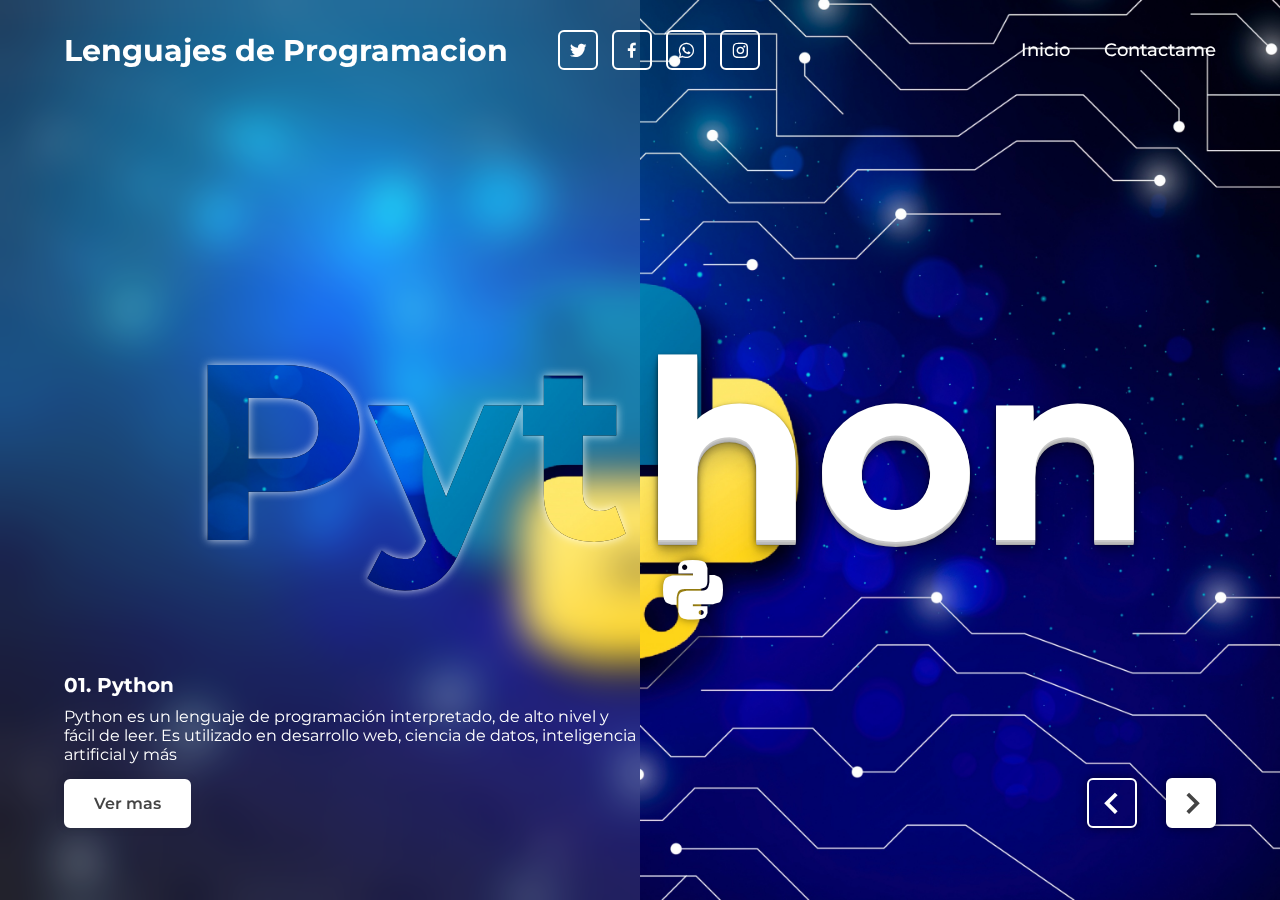
<file: index.html>
<!DOCTYPE html>
<html lang="en">

<head>
    <meta charset="UTF-8">
    <meta http-equiv="X-UA-Compatible" content="IE=edge">
    <meta name="viewport" content="width=device-width, initial-scale=1.0">
    <title>Lenguajes de Programacion</title>
    <link rel="stylesheet" href="style.css">
    <link href='https://unpkg.com/boxicons@2.1.4/css/boxicons.min.css' rel='stylesheet'>
</head>

<body>
    <header class="header">
        <a href="" class="logo">Lenguajes de Programacion</a>

        <div class="social-media">
            <a href="#"><i class='bx bxl-twitter'></i></a>
            <a href="#"><i class='bx bxl-facebook'></i></a>
            <a href="#"><i class='bx bxl-whatsapp'></i></a>
            <a href="#"><i class='bx bxl-instagram'></i></a>
        </div>

        <nav class="navbar">
            <a href="index.html">Inicio</a>
            <a href="#">Contactame</a>
        </nav>
    </header>

    <section class="banner">
        <div class="slider">
            <div class="slide active">
                <img src="img/python.jpg" alt="">
                <div class="left-info">
                    <div class="penetrte-blur">
                        <h1>Pyt</h1>
                    </div>
                    <div class="content">
                        <h3> 01. Python</h3>
                        <p>Python es un lenguaje de programación interpretado, de alto nivel y fácil de leer. Es utilizado en desarrollo web, ciencia de datos, inteligencia artificial y más</p>
                        <a href="python/index.html" class="btn">Ver mas</a>
                    </div>
                </div>
                <div class="right-info">
                    <h1>hon</h1>
                    <h3><i class='bx bxl-python'></i></h3>

                </div>
            </div>

            <div class="slide">
                <img src="img/js.jpg" alt="">
                <div class="left-info">
                    <div class="penetrte-blur">
                        <h1>Java</h1>
                    </div>
                    <div class="content">
                        <h3> 02. JavaScript</h3>
                        <p>JavaScript es un lenguaje de programación ampliamente usado en desarrollo web para interactividad en páginas.</p>
                        <a href="javascript/index.html" class="btn">Ver mas</a>
                    </div>
                </div>
                <div class="right-info">
                    <h1>Script</h1>
                    <h3><i class='bx bxl-javascript' ></i></h3>

                </div>
            </div>

            <div class="slide">
                <img src="img/CC++.png" alt="">
                <div class="left-info">
                    <div class="penetrte-blur">
                        <h1>C</h1>
                    </div>
                    <div class="content">
                        <h3> 03. C++</h3>
                        <p>C++ es un lenguaje de programación compilado, poderoso y eficiente, ampliamente usado en desarrollo de sistemas, videojuegos y aplicaciones de alto rendimiento.</p>
                        <a href="c++/index.html" class="btn">Ver mas</a>
                    </div>
                </div>
                <div class="right-info">
                    <h1>++</h1>
                    <h3><i class='bx bxl-c-plus-plus' ></i></h3>

                </div>
            </div>

            <div class="slide">
                <img src="img/go.jpg" alt="">
                <div class="left-info">
                    <div class="penetrte-blur">
                        <h1>Go</h1>
                    </div>
                    <div class="content">
                        <h3> 04. Golang</h3>
                        <p>Go es un lenguaje compilado, concurrente y diseñado por Google, ideal para sistemas distribuidos y servicios en la nube.</p>
                        <a href="go/index.html" class="btn">Ver mas</a> 
                    </div>
                </div>
                <div class="right-info">
                    <h1>lang</h1>
                    <h3><i class='bx bxl-go-lang' ></i></h3>

                </div>
            </div>

            <div class="slide">
                <img src="img/sql.jpg" alt="">
                <div class="left-info">
                    <div class="penetrte-blur">
                        <h1>S</h1>
                    </div>
                    <div class="content">
                        <h3> 05. SQL Structured Query Language</h3>
                        <p>SQL (Structured Query Language) es un lenguaje usado para gestionar y manipular bases de datos relacionales.</p>
                        <a href="#" class="btn">Ver mas</a>
                    </div>
                </div>
                <div class="right-info">
                    <h1>QL</h1>
                    <h3><i class='bx bxl-postgresql' ></i></h3>

                </div>
            </div>
        </div>

        <div class="navigation">
            <span class="prev-btn">
                <i class='bx bx-chevron-left'></i>
            </span>
            <span class="next-btn">
                <i class='bx bx-chevron-right'></i>
            </span>
        </div>
    </section>

    <script src="script.js"></script>
</body>

</html>
</file>
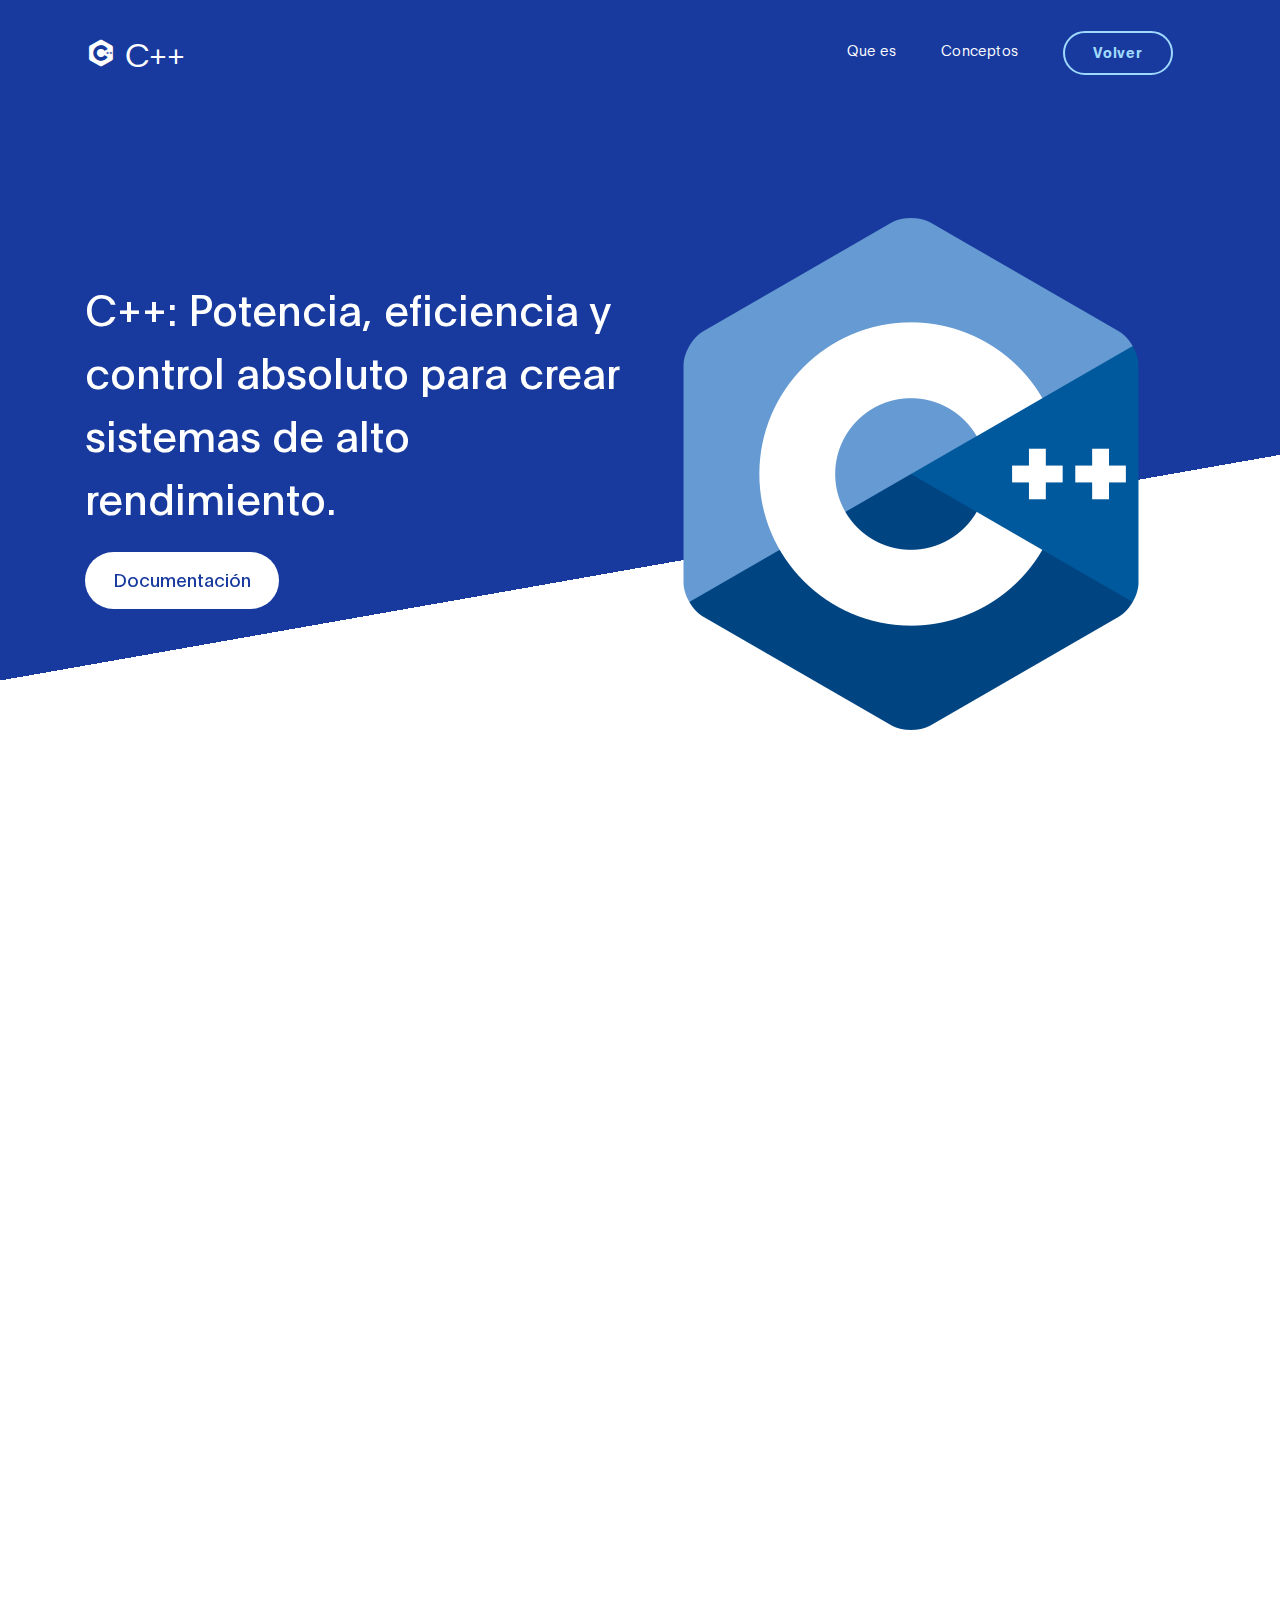
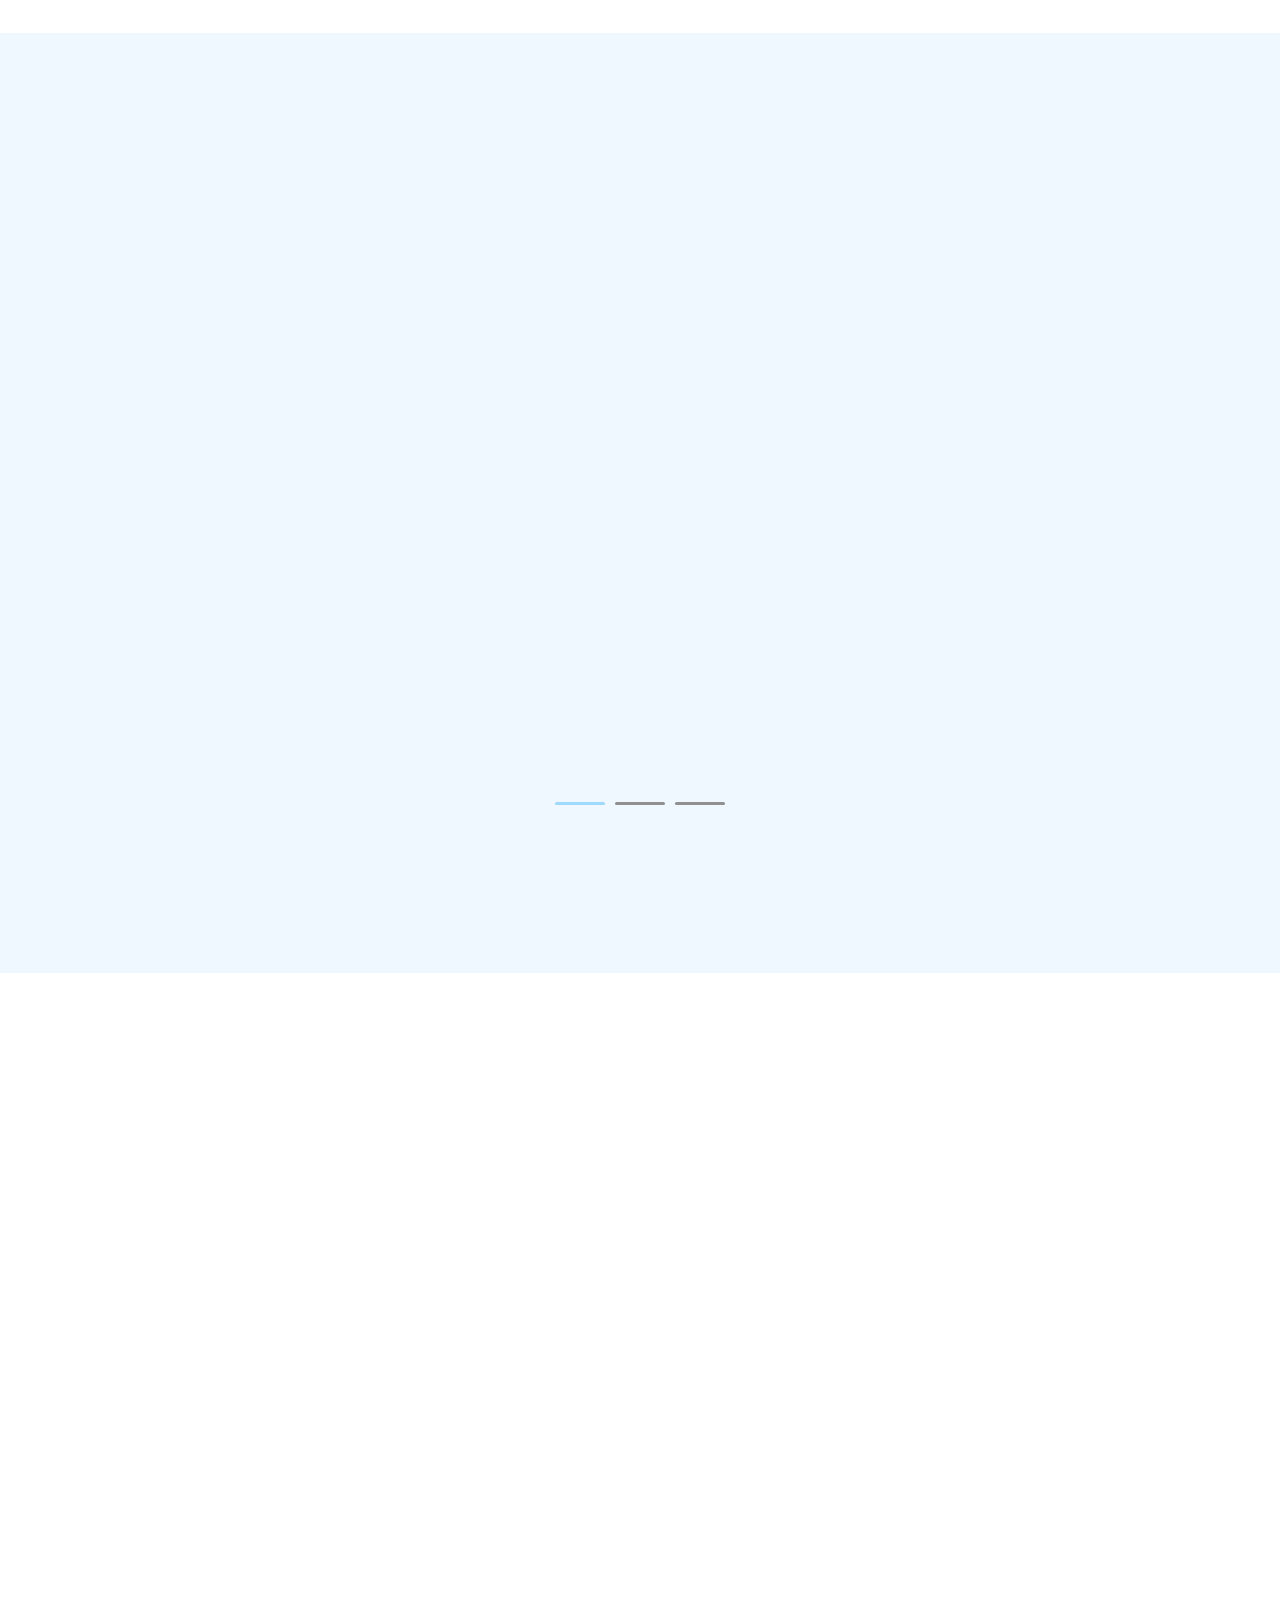
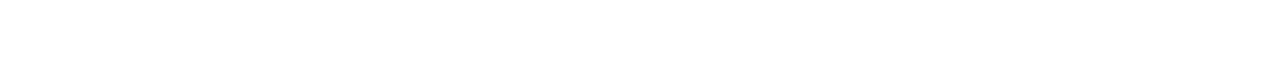
<file: c++/index.html>
<!DOCTYPE html>
<html lang="en">
<head>

     <title>C++</title>
     <meta charset="UTF-8">
     <meta http-equiv="X-UA-Compatible" content="IE=Edge">
     <meta name="description" content="">
     <meta name="keywords" content="">
     <meta name="author" content="">
     <meta name="viewport" content="width=device-width, initial-scale=1, maximum-scale=1">

     <link rel="stylesheet" href="css/bootstrap.min.css">
     <link rel="stylesheet" href="css/font-awesome.min.css">
     <link rel="stylesheet" href="css/aos.css">
     <link rel="stylesheet" href="css/owl.carousel.min.css">
     <link rel="stylesheet" href="css/owl.theme.default.min.css">

     <link rel="stylesheet" href="css/templatemo-digital-trend.css">
     <link href='https://unpkg.com/boxicons@2.1.4/css/boxicons.min.css' rel='stylesheet'>

</head>
<body>

    <nav class="navbar navbar-expand-lg">
        <div class="container">
            <a class="navbar-brand" href="index.html">
               <i class='bx bxl-c-plus-plus' ></i>
              C++
            </a>

            <button class="navbar-toggler" type="button" data-toggle="collapse" data-target="#navbarNav" aria-controls="navbarNav" aria-expanded="false"
                aria-label="Toggle navigation">
                <span class="navbar-toggler-icon"></span>
            </button>

            <div class="collapse navbar-collapse" id="navbarNav">
                <ul class="navbar-nav ml-auto">
                    <li class="nav-item">
                        <a href="#about" class="nav-link smoothScroll">Que es</a>
                    </li>
                    <li class="nav-item">
                        <a href="#project" class="nav-link smoothScroll">Conceptos</a>
                    </li>
                    <li class="nav-item">
                         <a href="../index.html" class="nav-link contact">Volver</a>
                    </li>
                </ul>
            </div>
        </div>
    </nav>

     <section class="hero hero-bg d-flex justify-content-center align-items-center">
               <div class="container">
                    <div class="row">

                        <div class="col-lg-6 col-md-10 col-12 d-flex flex-column justify-content-center align-items-center">
                              <div class="hero-text">
                                   <h1 class="text-white" data-aos="fade-up">C++: Potencia, eficiencia y control absoluto para crear sistemas de alto rendimiento.</h1>
                                   <a href="https://learn.microsoft.com/es-es/cpp/cpp/?view=msvc-170" class="custom-btn btn-bg btn mt-3" data-aos="fade-up" data-aos-delay="100">Documentación</a>
                              </div>
                        </div>

                        <div class="col-lg-6 col-12">
                          <div class="hero-image" data-aos="fade-up" data-aos-delay="300">

                            <img src="images/icon.png" class="img-fluid" alt="working girl">
                          </div>
                        </div>

                    </div>
               </div>
     </section>


     <!-- ABOUT -->
     <section class="about section-padding pb-0" id="about">
          <div class="container">
               <div class="row">

                    <div class="col-lg-7 mx-auto col-md-10 col-12">
                         <div class="about-info">

                              <h2 class="mb-4" data-aos="fade-up"><strong>C++</strong></h2>
                              <p class="mb-0" data-aos="fade-up">es un lenguaje de programación de propósito general, orientado a objetos y de alto rendimiento, 
                              <br><br>Fue creado por <strong>Bjarne Stroustrup en 1985</strong> como una extensión del lenguaje C. Es conocido por su eficiencia
                              y control sobre el hardware, lo que lo hace ideal para aplicaciones que requieren alto rendimiento, como videojuegos, sistemas operativos,
                              software embebido y aplicaciones científicas. C++ combina la programación procedural con la orientada a objetos,
                              ofreciendo flexibilidad y potencia, aunque con una curva de aprendizaje más pronunciada en comparación con otros lenguajes.</p>
                         </div>

                         <div class="about-image" data-aos="fade-up" data-aos-delay="200">

                          <img src="images/foto.png" class="img-fluid" alt="office">
                        </div>
                    </div>

               </div>
          </div>
     </section>


     <!-- PROJECT -->
     <section class="project section-padding" id="project">
          <div class="container-fluid">
               <div class="row">

                    <div class="col-lg-12 col-12">

                        <h2 class="mb-5 text-center" data-aos="fade-up">
                            Aprende algunos
                            <strong>conceptos de C++</strong>
                        </h2>

                         <div class="owl-carousel owl-theme" id="project-slide">

                              <div class="item project-wrapper" data-aos="fade-up">
                                   <img src="images/project/prueba.PNG" class="img-fluid" alt="project image">
                                   <div class="project-info">
                                        <small>Condicionales</small>
                                        <h3>
                                             <a href="">
                                                  <span>Usa if, else if y else y también switch para manejar múltiples casos</span>
                                             </a>
                                        </h3>
                                   </div>
                              </div>

                              <div class="item project-wrapper" data-aos="fade-up" data-aos-delay="100">
                                   <img src="images/project/ciclos.PNG" class="img-fluid" alt="project image">

                                   <div class="project-info">
                                        <small>Ciclos</small>
                                        <h3>
                                             <a href="project-detail.html">
                                                  <span>Cuenta con for, while y do-while</span>
                                             </a>
                                        </h3>
                                   </div>
                              </div>

                              <div class="item project-wrapper" data-aos="fade-up">
                                   <img src="images/project/funciones.PNG" class="img-fluid" alt="project image">

                                   <div class="project-info">
                                        <small>Funciones</small>
                                        <h3>
                                             <a href="project-detail.html">
                                                  <span>Se definen indicando el tipo de retorno y el nombre de la función</span>
                                             </a>
                                        </h3>
                                   </div>
                              </div>
                         </div>
                    </div>

               </div>
          </div>
     </section>


     <!-- TESTIMONIAL -->
     <section class="testimonial section-padding">
          <div class="container">
               <div class="row">

                    <div class="col-lg-6 col-md-5 col-12">
                        <div class="contact-image" data-aos="fade-up">
                         <br><br><br><br><br>
                         <iframe width="560" height="315" src="https://www.youtube.com/embed/VQo6gj7-hw8?si=tIxQS9zt_dCvK_aA" title="YouTube video player" frameborder="0" allow="accelerometer; autoplay; clipboard-write; encrypted-media; gyroscope; picture-in-picture; web-share" referrerpolicy="strict-origin-when-cross-origin" allowfullscreen></iframe>
                        </div>
                    </div>

                    <div class="col-lg-6 col-md-7 col-12">
                      <h4 class="my-5 pt-3" data-aos="fade-up" data-aos-delay="100">Aprende Mas</h4>

                      <div class="quote" data-aos="fade-up" data-aos-delay="200"></div>

                      <h2 class="mb-4" data-aos="fade-up" data-aos-delay="300">Si quieres aprender mas sobre C++, haz click en el botón de abajo para ver un pequeño video explicando el lenguaje.</h2>
                    </div>

               </div>
          </div>
     </section>

     <script src="js/jquery.min.js"></script>
     <script src="js/bootstrap.min.js"></script>
     <script src="js/aos.js"></script>
     <script src="js/owl.carousel.min.js"></script>
     <script src="js/smoothscroll.js"></script>
     <script src="js/custom.js"></script>

</body>
</html>
</file>
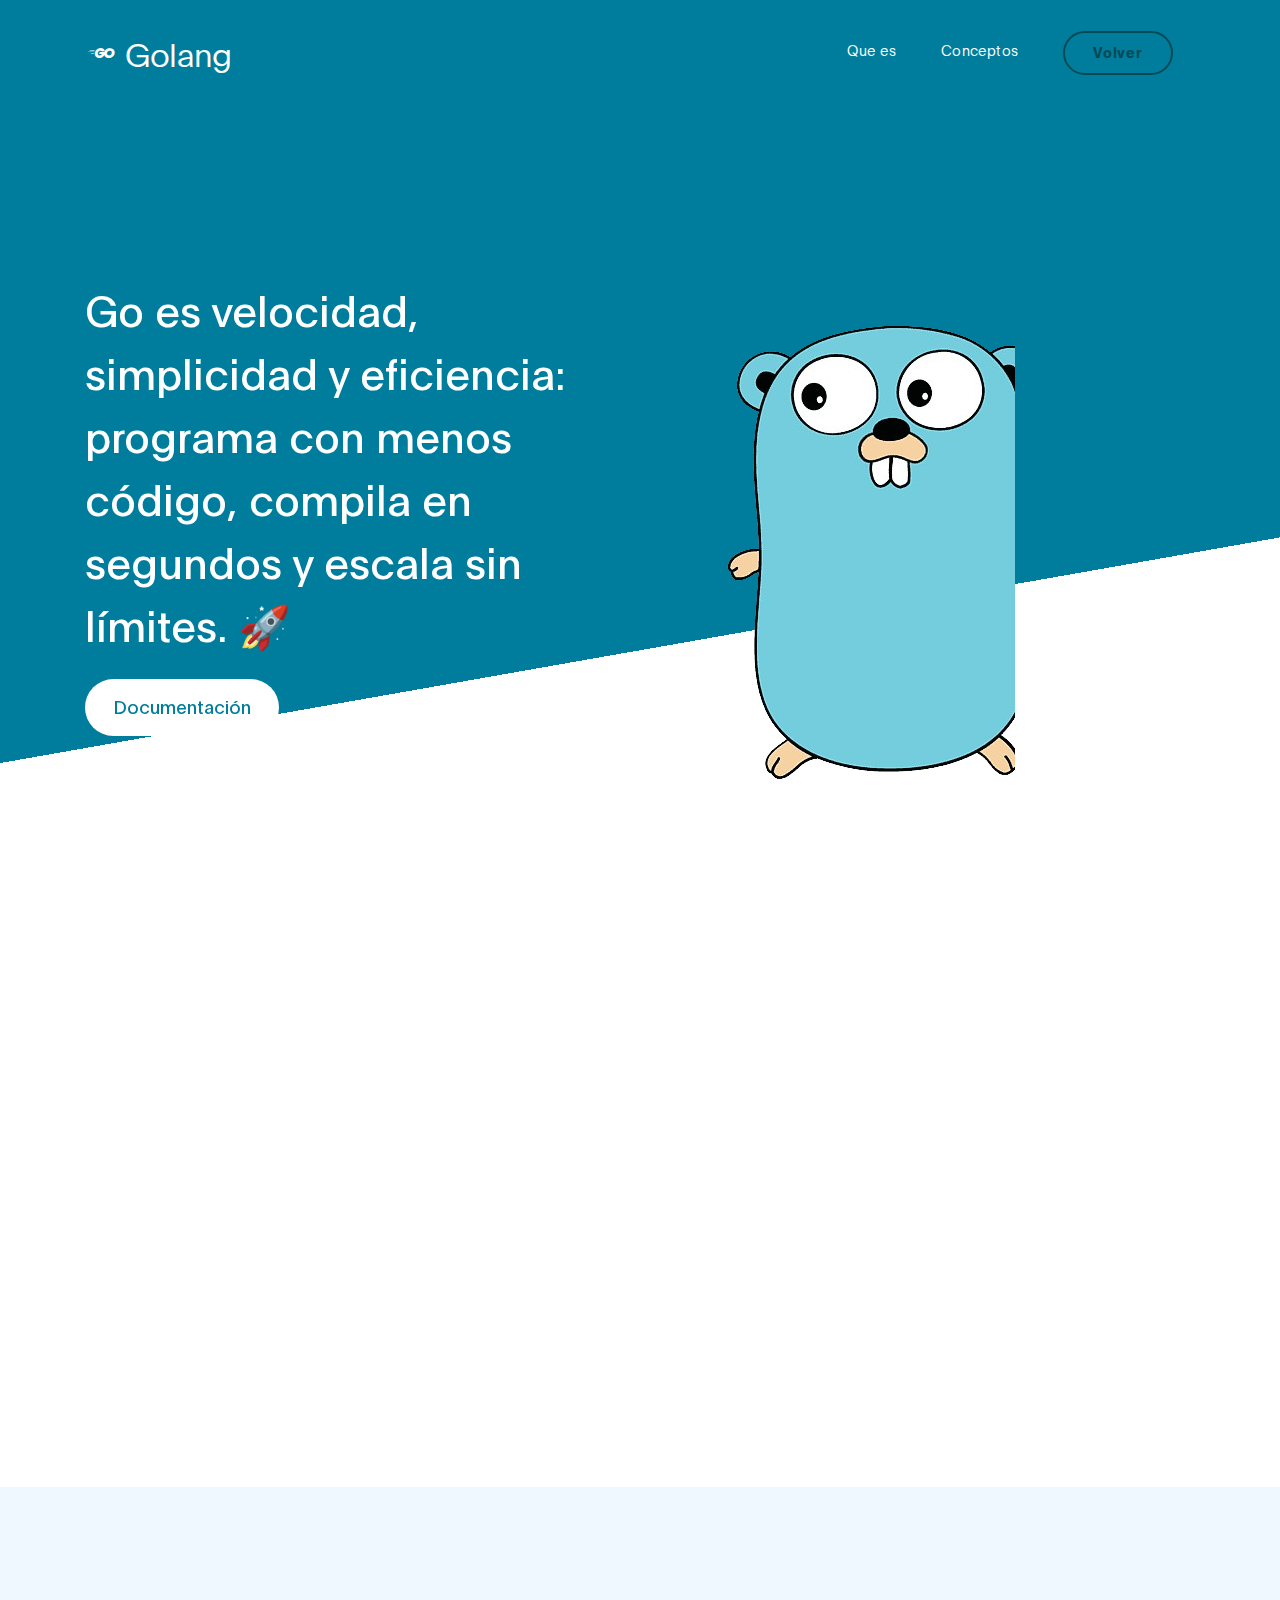
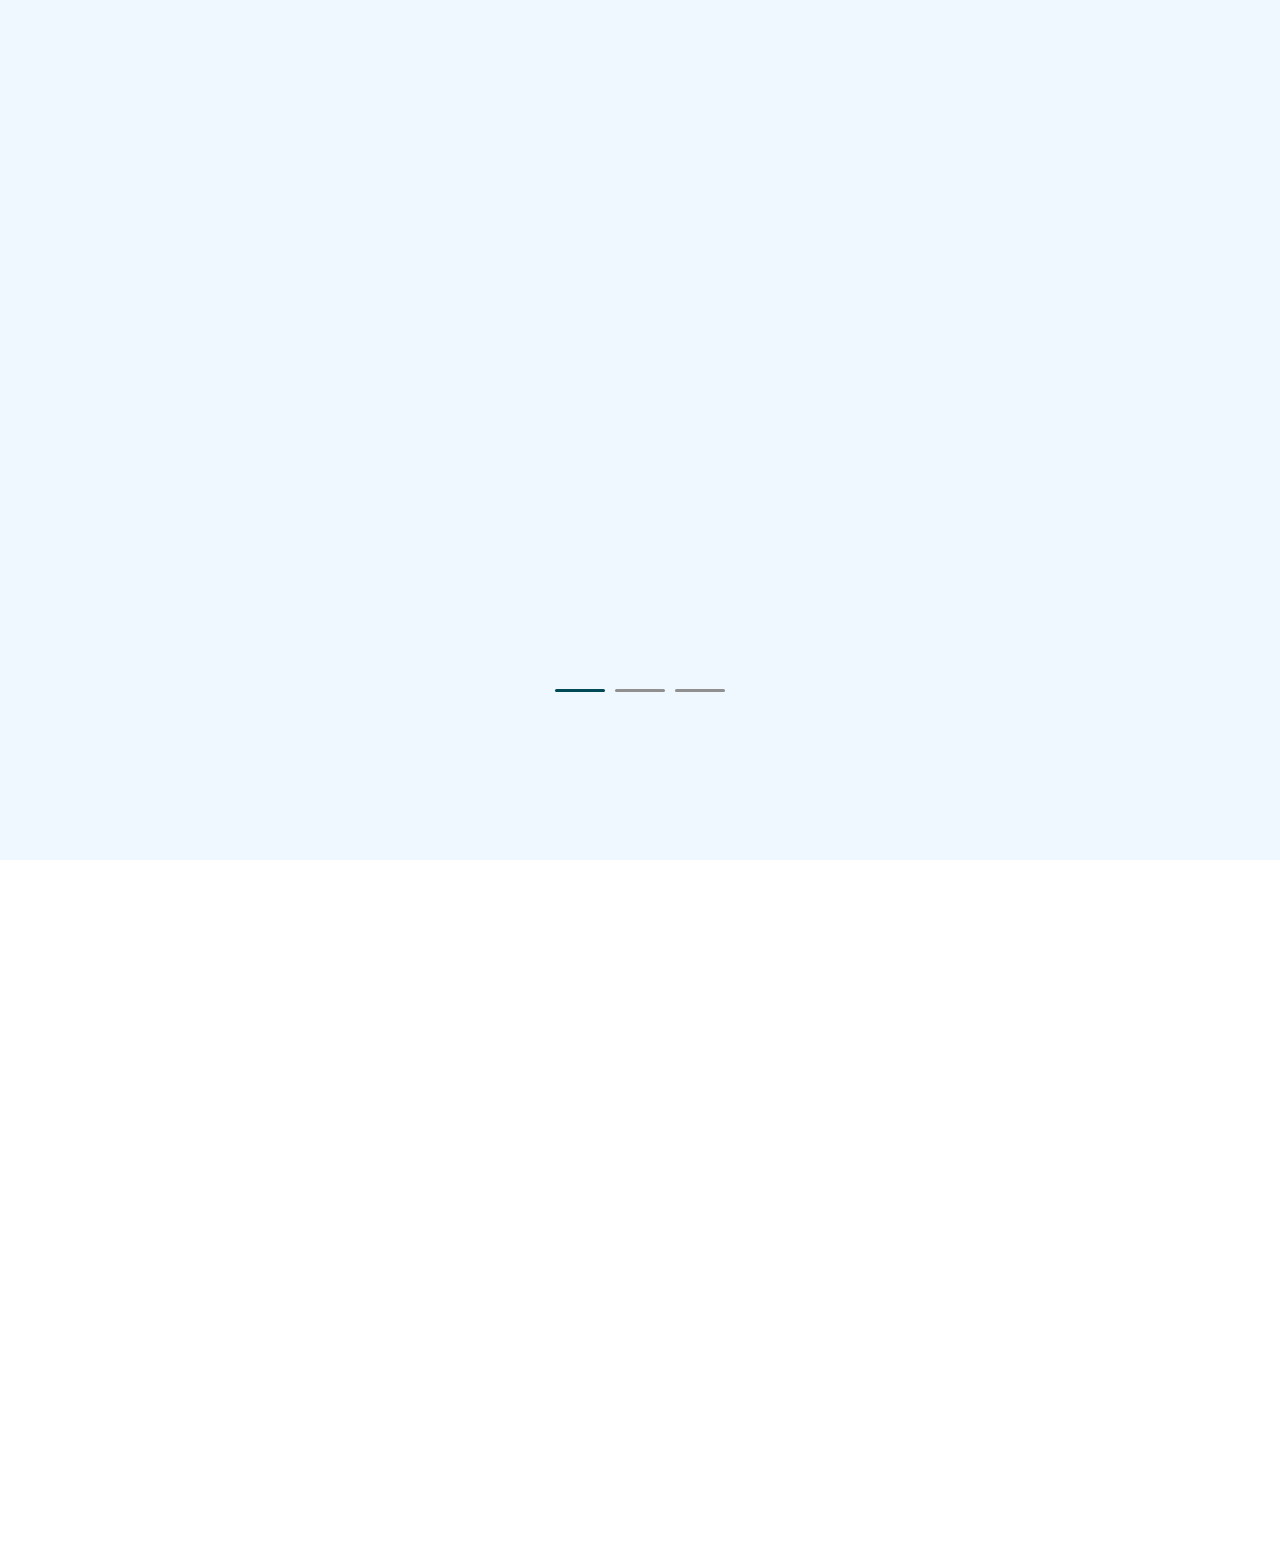
<file: go/index.html>
<!DOCTYPE html>
<html lang="en">
<head>

     <title>Golang</title>
     <meta charset="UTF-8">
     <meta http-equiv="X-UA-Compatible" content="IE=Edge">
     <meta name="description" content="">
     <meta name="keywords" content="">
     <meta name="author" content="">
     <meta name="viewport" content="width=device-width, initial-scale=1, maximum-scale=1">

     <link rel="stylesheet" href="css/bootstrap.min.css">
     <link rel="stylesheet" href="css/font-awesome.min.css">
     <link rel="stylesheet" href="css/aos.css">
     <link rel="stylesheet" href="css/owl.carousel.min.css">
     <link rel="stylesheet" href="css/owl.theme.default.min.css">

     <link rel="stylesheet" href="css/templatemo-digital-trend.css">
     <link href='https://unpkg.com/boxicons@2.1.4/css/boxicons.min.css' rel='stylesheet'>

</head>
<body>

    <nav class="navbar navbar-expand-lg">
        <div class="container">
            <a class="navbar-brand" href="index.html">
               <i class='bx bxl-go-lang' ></i>
              Golang
            </a>

            <button class="navbar-toggler" type="button" data-toggle="collapse" data-target="#navbarNav" aria-controls="navbarNav" aria-expanded="false"
                aria-label="Toggle navigation">
                <span class="navbar-toggler-icon"></span>
            </button>

            <div class="collapse navbar-collapse" id="navbarNav">
                <ul class="navbar-nav ml-auto">
                    <li class="nav-item">
                        <a href="#about" class="nav-link smoothScroll">Que es</a>
                    </li>
                    <li class="nav-item">
                        <a href="#project" class="nav-link smoothScroll">Conceptos</a>
                    </li>
                    <li class="nav-item">
                         <a href="../index.html" class="nav-link contact">Volver</a>
                    </li>
                </ul>
            </div>
        </div>
    </nav>

     <section class="hero hero-bg d-flex justify-content-center align-items-center">
               <div class="container">
                    <div class="row">

                        <div class="col-lg-6 col-md-10 col-12 d-flex flex-column justify-content-center align-items-center">
                              <div class="hero-text">
                                   <h1 class="text-white" data-aos="fade-up">Go es velocidad, simplicidad y eficiencia: programa con menos código, compila en segundos y escala sin límites. 🚀</h1>
                                   <a href="https://go.dev/doc/" class="custom-btn btn-bg btn mt-3" data-aos="fade-up" data-aos-delay="100">Documentación</a>
                              </div>
                        </div>

                        <div class="col-lg-6 col-12">
                          <div class="hero-image" data-aos="fade-up" data-aos-delay="300">

                            <img src="images/icon.png" class="img-fluid" alt="working girl">
                          </div>
                        </div>

                    </div>
               </div>
     </section>


     <!-- ABOUT -->
     <section class="about section-padding pb-0" id="about">
          <div class="container">
               <div class="row">

                    <div class="col-lg-7 mx-auto col-md-10 col-12">
                         <div class="about-info">

                              <h2 class="mb-4" data-aos="fade-up"><strong>Golang</strong></h2>
                              <p class="mb-0" data-aos="fade-up">es un lenguaje de programación de código abierto 
                              <br><br>Fue creado por <strong>Google</strong> diseñado para ser rápido, eficiente y fácil de usar. 
                              Se destaca por su alto rendimiento, concurrencia nativa mediante goroutines y un fuerte sistema de tipado estático. 
                              Su sintaxis simple y su gestión automática de memoria lo hacen ideal para sistemas distribuidos, servidores web y aplicaciones en la nube. 
                              Además, su compilación rápida y portabilidad lo convierten en una excelente opción para el desarrollo moderno. 🚀</p>
                         </div>

                         <div class="about-image" data-aos="fade-up" data-aos-delay="200">

                          <img src="images/foto.png" class="img-fluid" alt="office">
                        </div>
                    </div>

               </div>
          </div>
     </section>


     <!-- PROJECT -->
     <section class="project section-padding" id="project">
          <div class="container-fluid">
               <div class="row">

                    <div class="col-lg-12 col-12">

                        <h2 class="mb-5 text-center" data-aos="fade-up">
                            Aprende algunos
                            <strong>conceptos de Golang</strong>
                        </h2>

                         <div class="owl-carousel owl-theme" id="project-slide">

                              <div class="item project-wrapper" data-aos="fade-up">
                                   <img src="images/project/prueba.PNG" class="img-fluid" alt="project image">
                                   <div class="project-info">
                                        <small>Condicionales</small>
                                        <h3>
                                             <a href="">
                                                  <span>Similar a otros lenguajes, usa if y else, pero sin paréntesis</span>
                                             </a>
                                        </h3>
                                   </div>
                              </div>

                              <div class="item project-wrapper" data-aos="fade-up" data-aos-delay="100">
                                   <img src="images/project/ciclos.PNG" class="img-fluid" alt="project image">

                                   <div class="project-info">
                                        <small>Ciclos</small>
                                        <h3>
                                             <a href="project-detail.html">
                                                  <span>El ciclo for es el único necesario, cubre todos los casos</span>
                                             </a>
                                        </h3>
                                   </div>
                              </div>

                              <div class="item project-wrapper" data-aos="fade-up">
                                   <img src="images/project/funciones.PNG" class="img-fluid" alt="project image">

                                   <div class="project-info">
                                        <small>Funciones</small>
                                        <h3>
                                             <a href="project-detail.html">
                                                  <span>Se definen usando func e indican tipos de parámetros y retorno</span>
                                             </a>
                                        </h3>
                                   </div>
                              </div>
                         </div>
                    </div>

               </div>
          </div>
     </section>


     <!-- TESTIMONIAL -->
     <section class="testimonial section-padding">
          <div class="container">
               <div class="row">

                    <div class="col-lg-6 col-md-5 col-12">
                        <div class="contact-image" data-aos="fade-up">
                         <br><br><br><br><br>
                         <iframe width="560" height="315" src="https://www.youtube.com/embed/AGiayASyp2Q?si=vF8rPHi3k03vcLWf" title="YouTube video player" frameborder="0" allow="accelerometer; autoplay; clipboard-write; encrypted-media; gyroscope; picture-in-picture; web-share" referrerpolicy="strict-origin-when-cross-origin" allowfullscreen></iframe>
                        </div>
                    </div>

                    <div class="col-lg-6 col-md-7 col-12">
                      <h4 class="my-5 pt-3" data-aos="fade-up" data-aos-delay="100">Aprende Mas</h4>

                      <div class="quote" data-aos="fade-up" data-aos-delay="200"></div>

                      <h2 class="mb-4" data-aos="fade-up" data-aos-delay="300">Si quieres aprender mas sobre Go, haz click en el botón de abajo para ver un pequeño video explicando el lenguaje.</h2>
                    </div>

               </div>
          </div>
     </section>

     <script src="js/jquery.min.js"></script>
     <script src="js/bootstrap.min.js"></script>
     <script src="js/aos.js"></script>
     <script src="js/owl.carousel.min.js"></script>
     <script src="js/smoothscroll.js"></script>
     <script src="js/custom.js"></script>

</body>
</html>
</file>
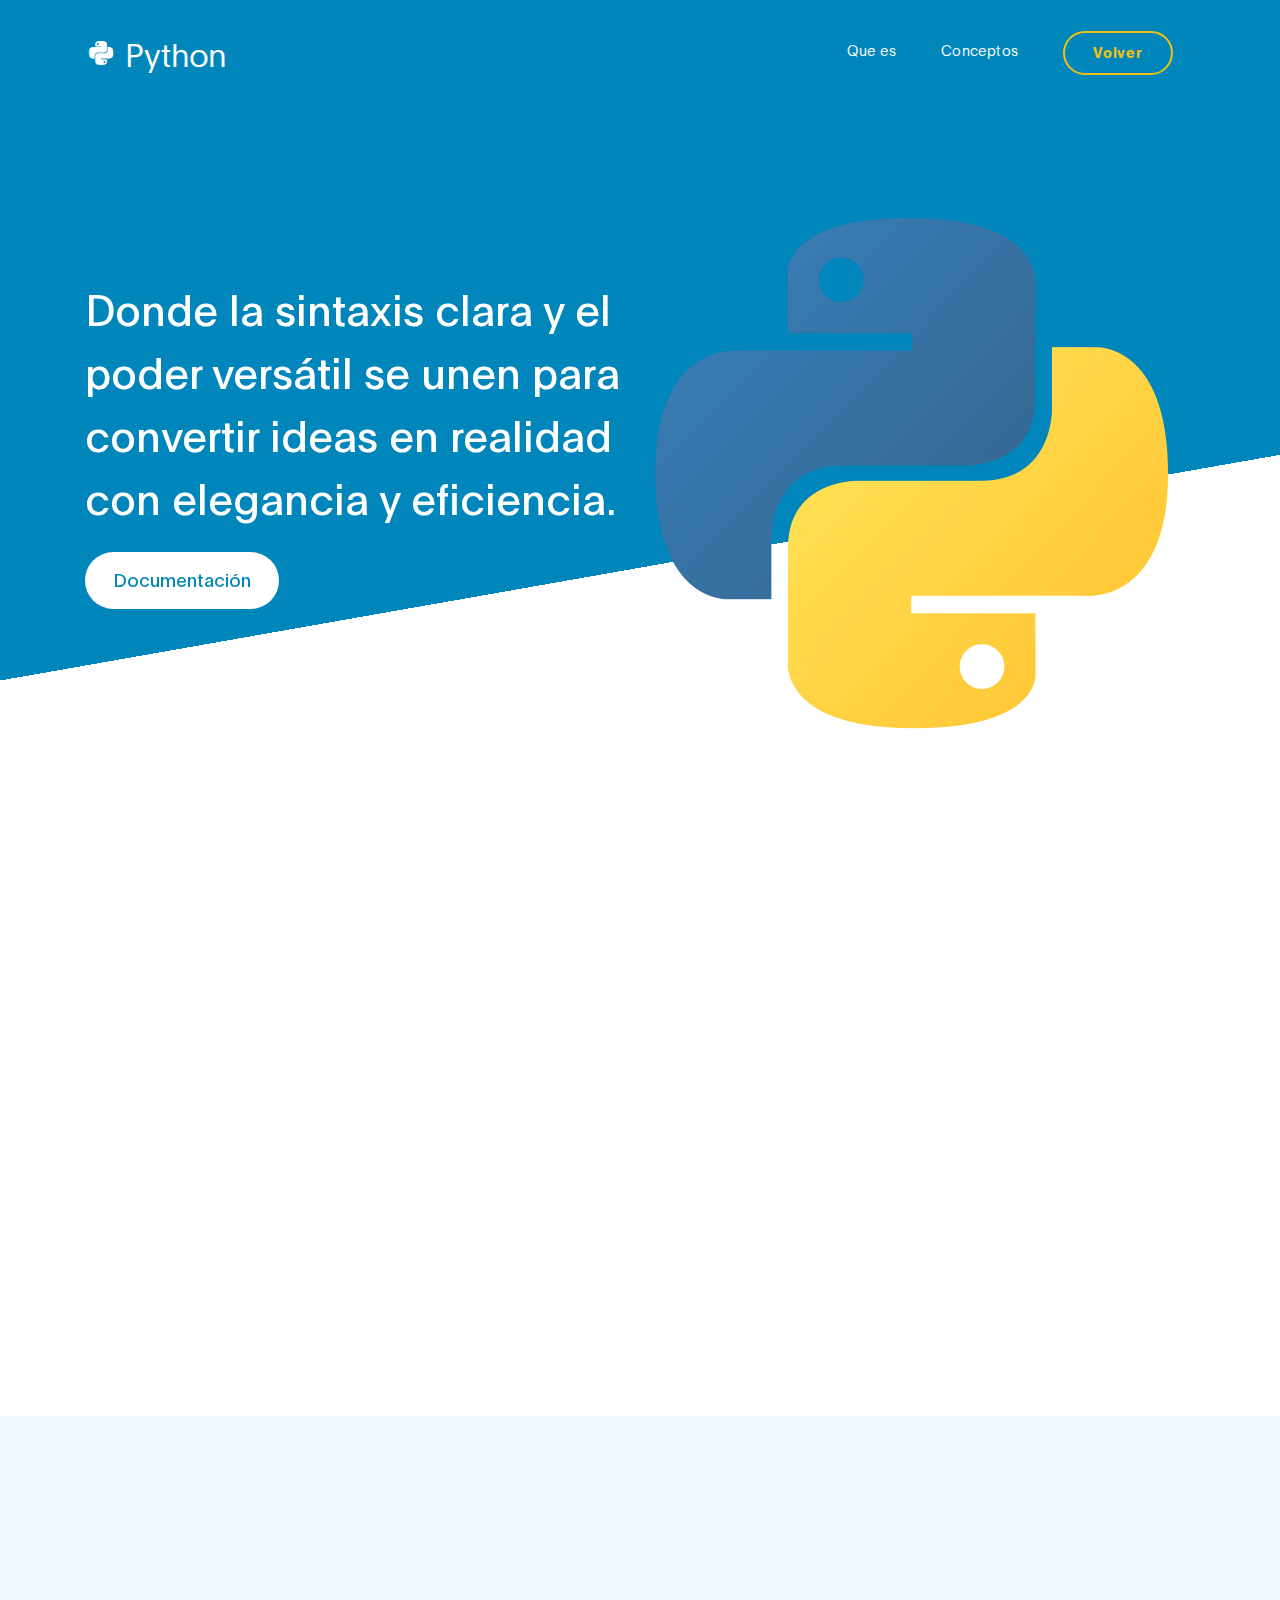
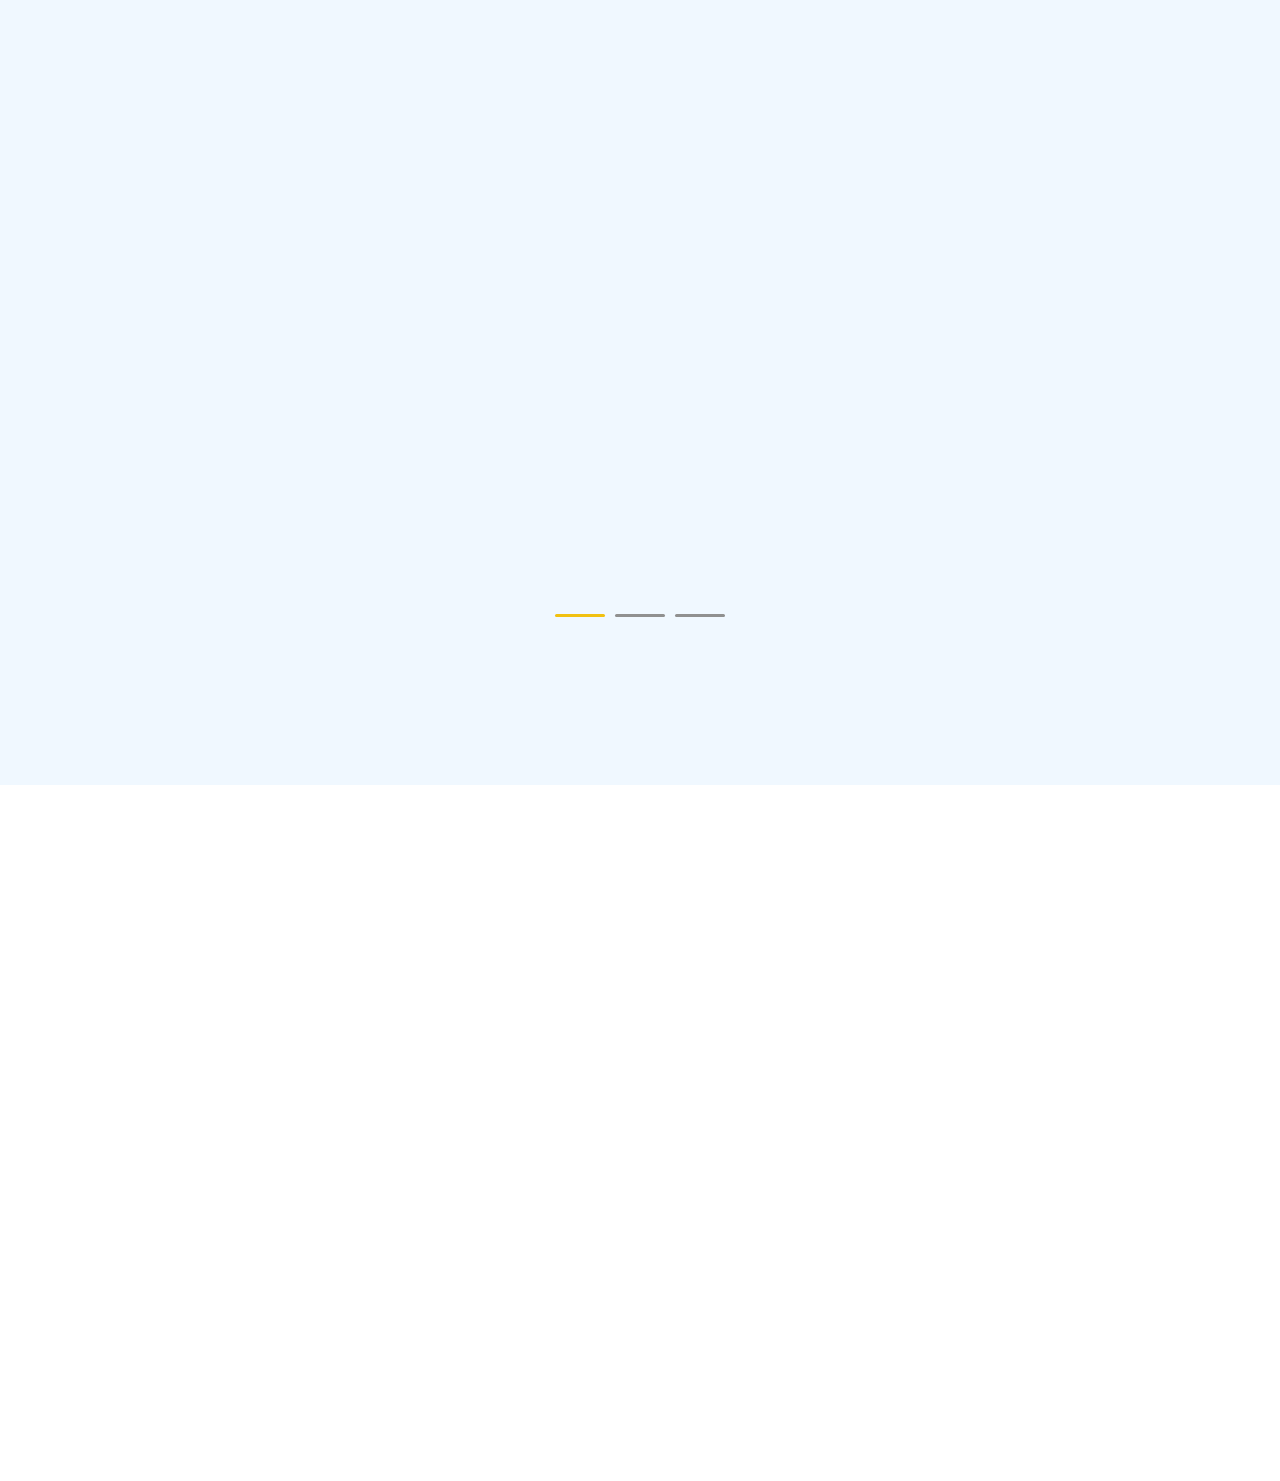
<file: python/index.html>
<!DOCTYPE html>
<html lang="en">
<head>

     <title>Python</title>
     <meta charset="UTF-8">
     <meta http-equiv="X-UA-Compatible" content="IE=Edge">
     <meta name="description" content="">
     <meta name="keywords" content="">
     <meta name="author" content="">
     <meta name="viewport" content="width=device-width, initial-scale=1, maximum-scale=1">

     <link rel="stylesheet" href="css/bootstrap.min.css">
     <link rel="stylesheet" href="css/font-awesome.min.css">
     <link rel="stylesheet" href="css/aos.css">
     <link rel="stylesheet" href="css/owl.carousel.min.css">
     <link rel="stylesheet" href="css/owl.theme.default.min.css">

     <link rel="stylesheet" href="css/templatemo-digital-trend.css">
     <link href='https://unpkg.com/boxicons@2.1.4/css/boxicons.min.css' rel='stylesheet'>

</head>
<body>

    <nav class="navbar navbar-expand-lg">
        <div class="container">
            <a class="navbar-brand" href="index.html">
               <i class='bx bxl-python'></i>
              Python
            </a>

            <button class="navbar-toggler" type="button" data-toggle="collapse" data-target="#navbarNav" aria-controls="navbarNav" aria-expanded="false"
                aria-label="Toggle navigation">
                <span class="navbar-toggler-icon"></span>
            </button>

            <div class="collapse navbar-collapse" id="navbarNav">
                <ul class="navbar-nav ml-auto">
                    <li class="nav-item">
                        <a href="#about" class="nav-link smoothScroll">Que es</a>
                    </li>
                    <li class="nav-item">
                        <a href="#project" class="nav-link smoothScroll">Conceptos</a>
                    </li>
                    <li class="nav-item">
                         <a href="../index.html" class="nav-link contact">Volver</a>
                    </li>
                </ul>
            </div>
        </div>
    </nav>

     <section class="hero hero-bg d-flex justify-content-center align-items-center">
               <div class="container">
                    <div class="row">

                        <div class="col-lg-6 col-md-10 col-12 d-flex flex-column justify-content-center align-items-center">
                              <div class="hero-text">
                                   <h1 class="text-white" data-aos="fade-up">Donde la sintaxis clara y el poder versátil se unen para convertir ideas en realidad con elegancia y eficiencia.</h1>
                                   <a href="https://docs.python.org/es/3.11/" class="custom-btn btn-bg btn mt-3" data-aos="fade-up" data-aos-delay="100">Documentación</a>
                              </div>
                        </div>

                        <div class="col-lg-6 col-12">
                          <div class="hero-image" data-aos="fade-up" data-aos-delay="300">

                            <img src="images/icon.png" class="img-fluid" alt="working girl">
                          </div>
                        </div>

                    </div>
               </div>
     </section>


     <!-- ABOUT -->
     <section class="about section-padding pb-0" id="about">
          <div class="container">
               <div class="row">

                    <div class="col-lg-7 mx-auto col-md-10 col-12">
                         <div class="about-info">

                              <h2 class="mb-4" data-aos="fade-up"><strong>Python</strong></h2>
                              <p class="mb-0" data-aos="fade-up">Es un lenguaje de programación de alto nivel, interpretado y multipropósito, conocido por su sintaxis clara y legible 
                              <br><br>Fue creado por <strong>Guido van Rossum en 1991</strong> y se ha convertido en uno de los lenguajes más 
                              populares debido a su facilidad de aprendizaje y su amplia gama de aplicaciones, como desarrollo web, análisis de datos, 
                              inteligencia artificial, automatización y más. Python es multiplataforma, tiene una gran comunidad y una extensa colección
                              de bibliotecas y frameworks que facilitan el desarrollo de proyectos de manera rápida y eficiente.</p>
                         </div>

                         <div class="about-image" data-aos="fade-up" data-aos-delay="200">

                          <img src="images/foto.png" class="img-fluid" alt="office">
                        </div>
                    </div>

               </div>
          </div>
     </section>


     <!-- PROJECT -->
     <section class="project section-padding" id="project">
          <div class="container-fluid">
               <div class="row">

                    <div class="col-lg-12 col-12">

                        <h2 class="mb-5 text-center" data-aos="fade-up">
                            Aprende algunos
                            <strong>conceptos de Python</strong>
                        </h2>

                         <div class="owl-carousel owl-theme" id="project-slide">

                              <div class="item project-wrapper" data-aos="fade-up">
                                   <img src="images/project/prueba.PNG" class="img-fluid" alt="project image">
                                   <div class="project-info">
                                        <small>Condicionales</small>
                                        <h3>
                                             <a href="">
                                                  <span>Python usa if, elif y else para tomar decisiones en el código</span>
                                             </a>
                                        </h3>
                                   </div>
                              </div>

                              <div class="item project-wrapper" data-aos="fade-up" data-aos-delay="100">
                                   <img src="images/project/ciclos.PNG" class="img-fluid" alt="project image">

                                   <div class="project-info">
                                        <small>Ciclos</small>
                                        <h3>
                                             <a href="project-detail.html">
                                                  <span>Se utilizan for y while para iteraciones</span>
                                             </a>
                                        </h3>
                                   </div>
                              </div>

                              <div class="item project-wrapper" data-aos="fade-up">
                                   <img src="images/project/funciones.PNG" class="img-fluid" alt="project image">

                                   <div class="project-info">
                                        <small>Funciones</small>
                                        <h3>
                                             <a href="project-detail.html">
                                                  <span>Las funciones se declaran con def y pueden recibir parámetros</span>
                                             </a>
                                        </h3>
                                   </div>
                              </div>
                         </div>
                    </div>

               </div>
          </div>
     </section>


     <!-- TESTIMONIAL -->
     <section class="testimonial section-padding">
          <div class="container">
               <div class="row">

                    <div class="col-lg-6 col-md-5 col-12">
                        <div class="contact-image" data-aos="fade-up">
                         <br><br><br><br><br>
                          <iframe width="560" height="315" src="https://www.youtube.com/embed/Kp4Mvapo5kc?si=2G5nlqDpHOmvrmsq" title="YouTube video player" frameborder="0" allow="accelerometer; autoplay; clipboard-write; encrypted-media; gyroscope; picture-in-picture; web-share" referrerpolicy="strict-origin-when-cross-origin" allowfullscreen></iframe>
                        </div>
                    </div>

                    <div class="col-lg-6 col-md-7 col-12">
                      <h4 class="my-5 pt-3" data-aos="fade-up" data-aos-delay="100">Aprende Mas</h4>

                      <div class="quote" data-aos="fade-up" data-aos-delay="200"></div>

                      <h2 class="mb-4" data-aos="fade-up" data-aos-delay="300">Si quieres aprender mas sobre Python, haz click en el botón de abajo para ver un pequeño video explicando el lenguaje.</h2>
                    </div>

               </div>
          </div>
     </section>

     <script src="js/jquery.min.js"></script>
     <script src="js/bootstrap.min.js"></script>
     <script src="js/aos.js"></script>
     <script src="js/owl.carousel.min.js"></script>
     <script src="js/smoothscroll.js"></script>
     <script src="js/custom.js"></script>

</body>
</html>
</file>
<file: style.css>
@import url('https://fonts.googleapis.com/css2?family=Montserrat:wght@300;400;500;600;700;800;900&display=swap');

* {
    margin: 0;
    padding: 0;
    box-sizing: border-box;
    font-family: 'Montserrat', sans-serif;
}

.header {
    position: fixed;
    top: 0;
    left: 0;
    width: 100%;
    padding: 30px 5%;
    background: transparent;
    display: flex;
    align-items: center;
    z-index: 100;
}

.logo {
    font-size: 30px;
    color: #fff;
    text-decoration: none;
    font-weight: 700;
}

.social-media {
    margin: 0 auto 0 50px;
}

.social-media a {
    display: inline-flex;
    justify-content: center;
    align-items: center;
    width: 40px;
    height: 40px;
    background: transparent;
    border: 2px solid #fff;
    border-radius: 6px;
    text-decoration: none;
    margin-right: 10px;
    transition: .5s;
}

.social-media a:hover {
    background: #fff;
}

.social-media a i {
    font-size: 20px;
    color: #fff;
    transition: .5s;
}

.social-media a:hover i {
    color: #444;
}

.navbar a {
    font-size: 18px;
    color: #fff;
    text-decoration: none;
    font-weight: 500;
    margin-left: 30px;
    text-shadow: 0 0 10px rgba(0, 0, 0, .2);
}

.banner {
    position: relative;
    width: 100%;
    height: 100vh;
    overflow-x: hidden;
}

.slider .slide {
    position: absolute;
    width: 100%;
    height: 100%;
}

.slide img {
    position: absolute;
    width: 100%;
    height: 100%;
    object-fit: cover;
    pointer-events: none;
    opacity: 0;
    transition: .3s ease;
}

.slide.active img {
    opacity: 1;
} 

.slide .left-info {
    position: absolute;
    top: 0;
    left: 0;
    width: 50%;
    height: 100%;
    transform: translateX(-100%);
    transition: 0s;
}

.slide.active .left-info {
    transform: translateX(0);
    z-index: 1;
    transition: .5s ease;
}

.left-info .penetrte-blur {
    position: absolute;
    width: 100%;
    height: 100%;
    background: rgba(255, 255, 255, .1);
    backdrop-filter: blur(20px);
    display: flex;
    justify-content: flex-end;
    align-items: center;
    -webkit-mask: linear-gradient(#000 0 0),
    linear-gradient(#000 0 0);
    -webkit-mask-clip: text, padding-box;
    -webkit-mask-composite: xor;
    padding-right: 20px;
}

.penetrte-blur h1 {
    font-size: 250px;
    text-shadow: 0 0 10px rgba(255, 255, 255, .8);
}

.slide:nth-child(1) .penetrte-blur h1, 
.slide:nth-child(4) .penetrte-blur h1 {
    margin-right: -10px;
}

.left-info .content {
    position: absolute;
    bottom: 8%;
    left: 10%;
    color: #fff;
}

.content h3 {
    font-size: 20px;
}

.content p {
    font-size: 16px;
    margin: 10px 0 15px;
}

.content .btn {
    display: inline-block;
    padding: 13px 28px;
    background: #fff;
    border: 2px solid #fff;
    border-radius: 6px;
    box-shadow: 0 0 10px rgba(0, 0, 0, .1);
    font-size: 16px;
    color: #444;
    text-decoration: none;
    font-weight: 600;
    transition: .5s;
}

.content .btn:hover {
    background: transparent;
    color: #fff;
}

.slide .right-info {
    position: absolute;
    top: 0;
    right: 0;
    width: 50%;
    height: 100%;
    display: flex;
    align-items: center;
    transform: translateX(100%);
    transition: 0s;
}

.slide.active .right-info {
    transform: translateX(0);
    z-index: 1;
    transition: .5s ease;
}

.right-info h1 {
    font-size: 250px;
    color: #fff;
    text-shadow: 
        0 1px 0 #ccc,
        0 2px 0 #c9c9c9,
        0 3px 0 #bbb,
        0 4px 0 #b9b9b9,
        0 5px 0 #aaa,
        0 6px 1px rgba(0, 0, 0, .1),
        0 0 5px rgba(0, 0, 0, .1),
        0 1px 3px rgba(0, 0, 0, .3),
        0 3px 5px rgba(0, 0, 0, .2),
        0 5px 10px rgba(0, 0, 0, .25),
        0 10px 10px rgba(0, 0, 0, .2),
        0 20px 20px rgba(0, 0, 0, .15);
}

.slide:nth-child(2) .right-info h1,
.slide:nth-child(4) .right-info h1 {
    margin-left: 10px;
}

.right-info h3 {
    position: absolute;
    font-size: 80px;
    color: #fff;
    text-shadow: 0 0 10px rgba(0, 0, 0, .5);
    transform: translateY(150%);
    margin-left: 13px;
}

.navigation {
    position: absolute;
    bottom: 8%;
    right: 5%;
    z-index: 99;
}

.navigation span {
    display: inline-flex;
    justify-content: center;
    align-items: center;
    width: 50px;
    height: 50px;
    background: #fff;
    border: 2px solid #fff;
    border-radius: 6px;
    box-shadow: 0 0 10px rgba(0, 0, 0, .5);
    cursor: pointer;
    margin-left: 25px;
    transition: .5s;
}

.navigation span:nth-child(1) {
    background: transparent;
}

.navigation span:nth-child(1):hover {
    background: #fff;
}

.navigation span i {
    font-size: 45px;
    color: #444;
    transition: .5s;
}

.navigation span:nth-child(1) i {
    color: #fff;
}

.navigation span:nth-child(1):hover i {
    color: #444;
}
</file>
<file: c++/css/templatemo-digital-trend.css>
/*

DIGITAL TREND

https://templatemo.com/tm-538-digital-trend

*/
  
  @font-face {
      font-family: 'Plain-Regular';
      src: url('../fonts/Plain-Regular.woff2') format('woff2'),
          url('../fonts/Plain-Regular.woff') format('woff');
      font-weight: normal;
      font-style: normal;
  }

  @font-face {
      font-family: 'Plain-Light';
      src: url('../fonts/Plain-Light.woff2') format('woff2'), 
          url('../fonts/Plain-Light.woff') format('woff');
      font-weight: bold;
      font-style: normal;
  }

  @font-face {
      font-family: 'Plain-Bold';
      src: url('../fonts/Plain-Bold.woff2') format('woff2'),
          url('../fonts/Plain-Bold.woff') format('woff');
      font-weight: bold;
      font-style: normal;
  }

  :root {
    --primary-color:        #183a9e;
    --secondary-color:      #9fd9fd;
    --white-color:          #ffffff;
    --dark-color:           #171819;
    --project-bg:           #f0f8ff;
    --menu-bg:              #183a9e;

    --title-color:          #15141a;
    --gray-color:           #909090;
    --link-color:           #404040;
    --p-color:              black;

    --base-font-family:     'Plain-Light', sans-serif;
    --title-font-family:    'Plain-Regular', sans-serif;
    --font-bold-family:     'Plain-Bold', sans-serif;
    --font-weight-bold:     bold;

    --h1-font-size:         42px;
    --h2-font-size:         32px;
    --h3-font-size:         24px;
    --p-font-size:          18px;
    --base-font-size:       16px;
    --menu-font-size:       14px;

    --border-radius-large:  100px;
    --border-radius-small:  5px;
  }

  body {
    background: var(--white-color);
    font-family: var(--base-font-family);
  }


  /*---------------------------------------
     TYPOGRAPHY              
  -----------------------------------------*/

  h1,h2,h3,h4,h5,h6 {
    font-family: var(--title-font-family);
    line-height: inherit;
  }

  h1 {
    color: var(--title-color);
    font-size: var(--h1-font-size);
  }

  h2 {
    font-size: var(--h2-font-size);
    font-weight: 100;
  }

  h3 {
    font-size: var(--h3-font-size);
    font-weight: 100;
    margin-bottom: 0;
  }

  h4 {
    color: var(--gray-color);
    font-family: var(--base-font-family);
    font-size: var(--p-font-size);
    letter-spacing: 1px;
    text-transform: uppercase;
  }

  p {
    color: var(--p-color);
    font-size: var(--p-font-size);
    line-height: 1.5em;
  }

  b, 
  strong {
    letter-spacing: 0;
    color: var(--secondary-color);
  }


  /*  BLOCKQUOTES */
  .quote {
    position: relative;
    margin: 0;
  }

  .quote::after {
    content: "“";
    position: absolute;
    bottom: -80px;
    left: 20px;
    font-family: times;
    color: var(--gray-color);
    font-weight: var(--font-weight-bold);
    font-size: 14em;
    line-height: 0;
    opacity: 0.10;
  }

  blockquote {
    border-left: 5px solid rgba(0,0,0,0.05);
    display: block;
    margin: 42px 0;
    padding: 14px 22px;
    color: rgba(0,0,0,0.5);
  }


  /* BUTTON */
  .custom-btn {
    background: transparent;
    border: 2px solid var(--dark-color);
    border-radius: var(--border-radius-large);
    padding: 12px 26px 14px 26px;
    color: var(--dark-color);
    font-family: var(--title-font-family);
    font-size: var(--p-font-size);
    white-space: nowrap;
  }

  .custom-btn.btn-bg {
    background: var(--white-color);
    color: var(--primary-color);
    border-color: transparent;
	transition: all .3s ease;
  }
  
  .custom-btn:hover,
  .custom-btn:focus {
    background: var(--dark-color);
    color: var(--white-color);
    border-color: transparent;
  }


  /*---------------------------------------
     GENERAL               
  -----------------------------------------*/

  * {
    -webkit-box-sizing: border-box;
    -moz-box-sizing: border-box;
    box-sizing: border-box;
  }

  *::before,
  *::after {
    -webkit-box-sizing: border-box;
    -moz-box-sizing: border-box;
    box-sizing: border-box;
  }

  a {
    color: var(--link-color);
    font-weight: normal;
    text-decoration: none;
  }

  a:hover, 
  a:active, 
  a:focus {
    color: var(--secondary-color);
    outline: none;
    text-decoration: none;
  }

  ::selection {
    background: var(--secondary-color);
    color: var(--white-color);
  }

  .section-padding {
    padding: 8em 0;
  }
  .section-padding-half {
    padding: 4em 0;
  }

  .google-map iframe {
    display: block;
    width: 100%;
  }



  /*---------------------------------------
    MENU             
  -----------------------------------------*/

  .navbar {
    background: var(--menu-bg);
    z-index: 2;
    top: 0;
    right: 0;
    left: 0;
    padding: 1.5em;
  }

  .navbar-brand {
    color: var(--white-color);
    font-size: var(--h2-font-size);
  }

  .nav-link {
    color: var(--white-color);
    font-size: var(--menu-font-size);
    letter-spacing: 0.4px;
    margin: 0 1.6em;
    padding: 0.6em;
  }

  .nav-link.active,
  .nav-link:hover {
    color: var(--secondary-color);
  }

  .navbar-expand-lg .navbar-nav .nav-link {
    padding-right: 0;
    padding-left: 0;
  }

  .navbar-expand-lg .navbar-nav .nav-link.contact {
    border: 2px solid var(--secondary-color);
    border-radius: var(--border-radius-large);
    color: var(--secondary-color);
    font-family: var(--font-bold-family);
    padding: 0.6em 2em 0.8em 2em;
  }

  .navbar-expand-lg .navbar-nav .nav-link.contact:hover,
  .navbar-expand-lg .navbar-nav .nav-link.contact.active {
    background: var(--secondary-color);
    color: var(--white-color);
  }

  .navbar-nav .navbar-toggler-icon {
    background: none;
  }

  .navbar-toggler {
    border: 0;
    padding: 0;
    cursor: pointer;
    margin: 0 10px 0 0;
    width: 30px;
    height: 35px;
    outline: none;
  }

  .navbar-toggler:focus {
    outline: none;
  }

  .navbar-toggler[aria-expanded="true"] .navbar-toggler-icon {
    background: transparent;
  }

  .navbar-toggler[aria-expanded="true"] .navbar-toggler-icon::before,
  .navbar-toggler[aria-expanded="true"] .navbar-toggler-icon::after {
    transition: top 300ms 50ms ease, -webkit-transform 300ms 350ms ease;
    transition: top 300ms 50ms ease, transform 300ms 350ms ease;
    transition: top 300ms 50ms ease, transform 300ms 350ms ease, -webkit-transform 300ms 350ms ease;
    top: 0;
  }

  .navbar-toggler[aria-expanded="true"] .navbar-toggler-icon::before {
    transform: rotate(45deg);
  }

  .navbar-toggler[aria-expanded="true"] .navbar-toggler-icon::after {
    transform: rotate(-45deg);
  }

  .navbar-toggler .navbar-toggler-icon {
    background: var(--white-color);
    transition: background 10ms 300ms ease;
    display: block;
    width: 30px;
    height: 2px;
    position: relative;
  }

  .navbar-toggler .navbar-toggler-icon::before,
  .navbar-toggler .navbar-toggler-icon::after {
    transition: top 300ms 350ms ease, -webkit-transform 300ms 50ms ease;
    transition: top 300ms 350ms ease, transform 300ms 50ms ease;
    transition: top 300ms 350ms ease, transform 300ms 50ms ease, -webkit-transform 300ms 50ms ease;
    position: absolute;
    right: 0;
    left: 0;
    background: var(--white-color);
    width: 30px;
    height: 2px;
    content: '';
  }

  .navbar-toggler .navbar-toggler-icon::before {
    top: -8px;
  }

  .navbar-toggler .navbar-toggler-icon::after {
    top: 8px;
  }



  /*---------------------------------------
     HERO              
  -----------------------------------------*/

  .hero {
    position: relative;
    padding: 5em 0;
    overflow: hidden;
  }

  .hero-bg {
    background: linear-gradient(170deg, var(--primary-color) 64%, var(--white-color) 30%);
  }

  .hero-image {
    position: relative;
    top: 2em;
  }



  /*---------------------------------------
     PROJECT              
  -----------------------------------------*/

  .project {
    background: var(--project-bg);
  }

  .project-wrapper {
    position: relative;
  }

  .project-wrapper img {
    border-radius: var(--border-radius-small);
  }

  .project-info {
    background: var(--white-color);
    border-radius: var(--border-radius-small);
    position: absolute;
    bottom: 32px;
    right: 32px;
    left: 32px;
    width: 90%;
    padding: 32px;
  }

  .project-info small {
    font-family: Plain-Bold;
    color: var(--gray-color);
    position: relative;
    top: 2px;
  }

  .project-info a {
    color: var(--primary-color);
  }

  .project-info .project-icon {
    background: var(--primary-color);
  }

  .project-icon {
    position: absolute;
    right: 30px;
    top: 40px;
    background: var(--dark-color);
    border-radius: var(--border-radius-large);
    color: var(--white-color);
    font-size: var(--h2-font-size);
    width: 40px;
    height: 40px;
    line-height: 40px;
    text-align: center;
    padding-left: 5px;
  }

  .owl-theme .owl-dots .owl-dot {
    outline: none;
  }

  .owl-theme .owl-dots .owl-dot span {
    background: var(--gray-color);
    width: 50px;
    height: 3px;
    margin:  35px 5px;
  }

  .owl-theme .owl-dots .owl-dot.active span, 
  .owl-theme .owl-dots .owl-dot:hover span {
    background: var(--secondary-color);
  }

  .list-detail {
    margin-left: 1em;
    padding-left: 1em;
    position: relative;
  }

  .list-detail li {
    display: block;
    list-style: none;
    margin: 0.6em 0 0 0.8em;
  }

  .list-detail li::before {
    content: "";
    width: 0;
    height: 0;
    border-width: 0 16px 16px 0;
    border-color: transparent var(--secondary-color) transparent transparent;
    border-style: solid;
    position: absolute;
    left: 0;
  }

  .list-detail span {
    position: relative;
    bottom: 5px;
  }

  .client-info img {
    width: 100px;
    margin-right: 1em;
  }



  /*---------------------------------------
      ABOUT            
  -----------------------------------------*/

  .about {
    position: relative;
    overflow: hidden;
  }

  .about-image img {
    display: block;
    margin: 0 auto;
  }



  /*---------------------------------------
      BLOG            
  -----------------------------------------*/

  .blog-header {
    border-radius: var(--border-radius-small);
    position: relative;
    overflow: hidden;
  }

  .blog-header img {
    border-radius: var(--border-radius-small);
    display: block;
  }

  .blog-header-info {
    background: linear-gradient(transparent,rgba(0,0,0,0.95));
    position: absolute;
    right: 0;
    left: 0;
    bottom: 0;
    padding: 2em;
  }

  .blog-header-info h3 {
    max-width: 80%;
  }

  .blog-header-info a {
    color: var(--white-color);
  }

  .blog-header-info a:hover {
    color: var(--secondary-color);
  }

  .blog-sidebar img {
    border-radius: var(--border-radius-small);
    width: 159px;
    margin-right: 22px;
  }

  .blog-sidebar h3 {
    font-size: 18px;
  }



  /*---------------------------------------
     CONTACT              
  -----------------------------------------*/

  .newsletter-form .form-control,
  .contact-form .form-control {
    box-shadow: none;
    background: var(--project-bg);
    border: 0;
    padding: 1.7em 1.3em;
    margin: 14px 0;
  }

  .newsletter-form button,
  .contact-form #submit-button {
    background: var(--primary-color);
    border-radius: var(--border-radius-large);
    color: var(--white-color);
    cursor: pointer;
    font-size: var(--p-font-size);
    line-height: 0px;
    padding: 1.5em 1.3em;
  }

  .newsletter-form button {
    background: var(--secondary-color);
  }



  /*---------------------------------------
     FOOTER              
  -----------------------------------------*/

  .site-footer {
    background: var(--dark-color);
    padding: 7em 0 6em 0;
  }

  .site-footer a {
    color: var(--p-color);
  }

  .site-footer a:hover,
  .footer-icon {
    color: var(--secondary-color);
  }

  .footer-link li {
    display: inline-block;
    list-style: none;
    margin: 0 10px;
  }

  .copyright-text,
  .footer-link,
  .site-footer .social-icon {
    margin-top: 6em;
  }

  .copyright-text {
    margin-top: 5.3em;
  }



  /*---------------------------------------
     SOCIAL ICON              
  -----------------------------------------*/

  .social-icon {
    position: relative;
    padding: 0;
    margin: 4em 0 0 0;
  }

  .social-icon li {
    display: inline-block;
    list-style: none;
  }

  .social-icon li a {
    text-decoration: none;
    display: inline-block;
    font-size: var(--base-font-size);
    margin: 10px;
    text-align: center;
  }



  /*---------------------------------------
     RESPONSIVE STYLES              
  -----------------------------------------*/

  @media screen and (min-width: 1200px) {

    .about-info h2 {
      max-width: 70%;
    }
  }

  @media screen and (min-width: 991px) {

    .project h2 {
      max-width: 32%;
      margin: 0 auto;
    }
  }

  @media screen and (max-width: 991px) {

    .hero {
      padding-top: 14em;
    }

    .hero-text {
      bottom: 2em;
    }

    .navbar {
      padding: 1em;
    }

    .navbar-collapse {
      text-align: center;
      padding: 2.5em 0;
    }

    .nav-link {
      display: inline-block;
    }

    .navbar-expand-lg .navbar-nav .nav-link.contact {
      margin: 1em 0;
    }

    .copyright-text, 
    .footer-link, 
    .site-footer .social-icon {
      margin-top: 3em;
      padding: 0;
      text-align: left;
    }
  }

  @media screen and (max-width: 767px) {

    h1 {
      font-size: 36px;
    }

    h2 {
      font-size: 28px;
    }

    h3 {
      font-size: 22px;
    }

    .project-info {
      right: 0;
      left: 0;
      margin: 0 auto;
    }

    .footer-link, 
    .site-footer .social-icon {
      margin-top: 1em;
    }

    .copyright-text {
      margin: 2.5em 0 1em 0;
    }

    .footer-link li {
      margin-left: 0;
    }
  }
</file>
<file: go/css/templatemo-digital-trend.css>
/*

DIGITAL TREND

https://templatemo.com/tm-538-digital-trend

*/
  
  @font-face {
      font-family: 'Plain-Regular';
      src: url('../fonts/Plain-Regular.woff2') format('woff2'),
          url('../fonts/Plain-Regular.woff') format('woff');
      font-weight: normal;
      font-style: normal;
  }

  @font-face {
      font-family: 'Plain-Light';
      src: url('../fonts/Plain-Light.woff2') format('woff2'),
          url('../fonts/Plain-Light.woff') format('woff');
      font-weight: bold;
      font-style: normal;
  }

  @font-face {
      font-family: 'Plain-Bold';
      src: url('../fonts/Plain-Bold.woff2') format('woff2'),
          url('../fonts/Plain-Bold.woff') format('woff');
      font-weight: bold;
      font-style: normal;
  }

  :root {
    --primary-color:        #007d9c;
    --secondary-color:      #004a55;
    --white-color:          #ffffff;
    --dark-color:           #171819;
    --project-bg:           #f0f8ff;
    --menu-bg:              #007d9c;

    --title-color:          #15141a;
    --gray-color:           #909090;
    --link-color:           #404040;
    --p-color:              #666262;

    --base-font-family:     'Plain-Light', sans-serif;
    --title-font-family:    'Plain-Regular', sans-serif;
    --font-bold-family:     'Plain-Bold', sans-serif;
    --font-weight-bold:     bold;

    --h1-font-size:         42px;
    --h2-font-size:         32px;
    --h3-font-size:         24px;
    --p-font-size:          18px;
    --base-font-size:       16px;
    --menu-font-size:       14px;

    --border-radius-large:  100px;
    --border-radius-small:  5px;
  }

  body {
    background: var(--white-color);
    font-family: var(--base-font-family);
  }


  /*---------------------------------------
     TYPOGRAPHY              
  -----------------------------------------*/

  h1,h2,h3,h4,h5,h6 {
    font-family: var(--title-font-family);
    line-height: inherit;
  }

  h1 {
    color: var(--title-color);
    font-size: var(--h1-font-size);
  }

  h2 {
    font-size: var(--h2-font-size);
    font-weight: 100;
  }

  h3 {
    font-size: var(--h3-font-size);
    font-weight: 100;
    margin-bottom: 0;
  }

  h4 {
    color: var(--gray-color);
    font-family: var(--base-font-family);
    font-size: var(--p-font-size);
    letter-spacing: 1px;
    text-transform: uppercase;
  }

  p {
    color: var(--p-color);
    font-size: var(--p-font-size);
    line-height: 1.5em;
  }

  b, 
  strong {
    letter-spacing: 0;
    color: var(--secondary-color);
  }


  /*  BLOCKQUOTES */
  .quote {
    position: relative;
    margin: 0;
  }

  .quote::after {
    content: "“";
    position: absolute;
    bottom: -80px;
    left: 20px;
    font-family: times;
    color: var(--gray-color);
    font-weight: var(--font-weight-bold);
    font-size: 14em;
    line-height: 0;
    opacity: 0.10;
  }

  blockquote {
    border-left: 5px solid rgba(0,0,0,0.05);
    display: block;
    margin: 42px 0;
    padding: 14px 22px;
    color: rgba(0,0,0,0.5);
  }


  /* BUTTON */
  .custom-btn {
    background: transparent;
    border: 2px solid var(--dark-color);
    border-radius: var(--border-radius-large);
    padding: 12px 26px 14px 26px;
    color: var(--dark-color);
    font-family: var(--title-font-family);
    font-size: var(--p-font-size);
    white-space: nowrap;
  }

  .custom-btn.btn-bg {
    background: var(--white-color);
    color: var(--primary-color);
    border-color: transparent;
	transition: all .3s ease;
  }
  
  .custom-btn:hover,
  .custom-btn:focus {
    background: var(--dark-color);
    color: var(--white-color);
    border-color: transparent;
  }


  /*---------------------------------------
     GENERAL               
  -----------------------------------------*/

  * {
    -webkit-box-sizing: border-box;
    -moz-box-sizing: border-box;
    box-sizing: border-box;
  }

  *::before,
  *::after {
    -webkit-box-sizing: border-box;
    -moz-box-sizing: border-box;
    box-sizing: border-box;
  }

  a {
    color: var(--link-color);
    font-weight: normal;
    text-decoration: none;
  }

  a:hover, 
  a:active, 
  a:focus {
    color: var(--secondary-color);
    outline: none;
    text-decoration: none;
  }

  ::selection {
    background: var(--secondary-color);
    color: var(--white-color);
  }

  .section-padding {
    padding: 8em 0;
  }
  .section-padding-half {
    padding: 4em 0;
  }

  .google-map iframe {
    display: block;
    width: 100%;
  }



  /*---------------------------------------
    MENU             
  -----------------------------------------*/

  .navbar {
    background: var(--menu-bg);
    z-index: 2;
    top: 0;
    right: 0;
    left: 0;
    padding: 1.5em;
  }

  .navbar-brand {
    color: var(--white-color);
    font-size: var(--h2-font-size);
  }

  .nav-link {
    color: var(--white-color);
    font-size: var(--menu-font-size);
    letter-spacing: 0.4px;
    margin: 0 1.6em;
    padding: 0.6em;
  }

  .nav-link.active,
  .nav-link:hover {
    color: var(--secondary-color);
  }

  .navbar-expand-lg .navbar-nav .nav-link {
    padding-right: 0;
    padding-left: 0;
  }

  .navbar-expand-lg .navbar-nav .nav-link.contact {
    border: 2px solid var(--secondary-color);
    border-radius: var(--border-radius-large);
    color: var(--secondary-color);
    font-family: var(--font-bold-family);
    padding: 0.6em 2em 0.8em 2em;
  }

  .navbar-expand-lg .navbar-nav .nav-link.contact:hover,
  .navbar-expand-lg .navbar-nav .nav-link.contact.active {
    background: var(--secondary-color);
    color: var(--white-color);
  }

  .navbar-nav .navbar-toggler-icon {
    background: none;
  }

  .navbar-toggler {
    border: 0;
    padding: 0;
    cursor: pointer;
    margin: 0 10px 0 0;
    width: 30px;
    height: 35px;
    outline: none;
  }

  .navbar-toggler:focus {
    outline: none;
  }

  .navbar-toggler[aria-expanded="true"] .navbar-toggler-icon {
    background: transparent;
  }

  .navbar-toggler[aria-expanded="true"] .navbar-toggler-icon::before,
  .navbar-toggler[aria-expanded="true"] .navbar-toggler-icon::after {
    transition: top 300ms 50ms ease, -webkit-transform 300ms 350ms ease;
    transition: top 300ms 50ms ease, transform 300ms 350ms ease;
    transition: top 300ms 50ms ease, transform 300ms 350ms ease, -webkit-transform 300ms 350ms ease;
    top: 0;
  }

  .navbar-toggler[aria-expanded="true"] .navbar-toggler-icon::before {
    transform: rotate(45deg);
  }

  .navbar-toggler[aria-expanded="true"] .navbar-toggler-icon::after {
    transform: rotate(-45deg);
  }

  .navbar-toggler .navbar-toggler-icon {
    background: var(--white-color);
    transition: background 10ms 300ms ease;
    display: block;
    width: 30px;
    height: 2px;
    position: relative;
  }

  .navbar-toggler .navbar-toggler-icon::before,
  .navbar-toggler .navbar-toggler-icon::after {
    transition: top 300ms 350ms ease, -webkit-transform 300ms 50ms ease;
    transition: top 300ms 350ms ease, transform 300ms 50ms ease;
    transition: top 300ms 350ms ease, transform 300ms 50ms ease, -webkit-transform 300ms 50ms ease;
    position: absolute;
    right: 0;
    left: 0;
    background: var(--white-color);
    width: 30px;
    height: 2px;
    content: '';
  }

  .navbar-toggler .navbar-toggler-icon::before {
    top: -8px;
  }

  .navbar-toggler .navbar-toggler-icon::after {
    top: 8px;
  }



  /*---------------------------------------
     HERO              
  -----------------------------------------*/

  .hero {
    position: relative;
    padding: 5em 0;
    overflow: hidden;
  }

  .hero-bg {
    background: linear-gradient(170deg, var(--primary-color) 64%, var(--white-color) 30%);
  }

  .hero-image {
    position: relative;
    top: 2em;
  }



  /*---------------------------------------
     PROJECT              
  -----------------------------------------*/

  .project {
    background: var(--project-bg);
  }

  .project-wrapper {
    position: relative;
  }

  .project-wrapper img {
    border-radius: var(--border-radius-small);
  }

  .project-info {
    background: var(--white-color);
    border-radius: var(--border-radius-small);
    position: absolute;
    bottom: 32px;
    right: 32px;
    left: 32px;
    width: 90%;
    padding: 32px;
  }

  .project-info small {
    font-family: Plain-Bold;
    color: var(--gray-color);
    position: relative;
    top: 2px;
  }

  .project-info a {
    color: var(--primary-color);
  }

  .project-info .project-icon {
    background: var(--primary-color);
  }

  .project-icon {
    position: absolute;
    right: 30px;
    top: 40px;
    background: var(--dark-color);
    border-radius: var(--border-radius-large);
    color: var(--white-color);
    font-size: var(--h2-font-size);
    width: 40px;
    height: 40px;
    line-height: 40px;
    text-align: center;
    padding-left: 5px;
  }

  .owl-theme .owl-dots .owl-dot {
    outline: none;
  }

  .owl-theme .owl-dots .owl-dot span {
    background: var(--gray-color);
    width: 50px;
    height: 3px;
    margin:  35px 5px;
  }

  .owl-theme .owl-dots .owl-dot.active span, 
  .owl-theme .owl-dots .owl-dot:hover span {
    background: var(--secondary-color);
  }

  .list-detail {
    margin-left: 1em;
    padding-left: 1em;
    position: relative;
  }

  .list-detail li {
    display: block;
    list-style: none;
    margin: 0.6em 0 0 0.8em;
  }

  .list-detail li::before {
    content: "";
    width: 0;
    height: 0;
    border-width: 0 16px 16px 0;
    border-color: transparent var(--secondary-color) transparent transparent;
    border-style: solid;
    position: absolute;
    left: 0;
  }

  .list-detail span {
    position: relative;
    bottom: 5px;
  }

  .client-info img {
    width: 100px;
    margin-right: 1em;
  }



  /*---------------------------------------
      ABOUT            
  -----------------------------------------*/

  .about {
    position: relative;
    overflow: hidden;
  }

  .about-image img {
    display: block;
    margin: 0 auto;
  }



  /*---------------------------------------
      BLOG            
  -----------------------------------------*/

  .blog-header {
    border-radius: var(--border-radius-small);
    position: relative;
    overflow: hidden;
  }

  .blog-header img {
    border-radius: var(--border-radius-small);
    display: block;
  }

  .blog-header-info {
    background: linear-gradient(transparent,rgba(0,0,0,0.95));
    position: absolute;
    right: 0;
    left: 0;
    bottom: 0;
    padding: 2em;
  }

  .blog-header-info h3 {
    max-width: 80%;
  }

  .blog-header-info a {
    color: var(--white-color);
  }

  .blog-header-info a:hover {
    color: var(--secondary-color);
  }

  .blog-sidebar img {
    border-radius: var(--border-radius-small);
    width: 159px;
    margin-right: 22px;
  }

  .blog-sidebar h3 {
    font-size: 18px;
  }



  /*---------------------------------------
     CONTACT              
  -----------------------------------------*/

  .newsletter-form .form-control,
  .contact-form .form-control {
    box-shadow: none;
    background: var(--project-bg);
    border: 0;
    padding: 1.7em 1.3em;
    margin: 14px 0;
  }

  .newsletter-form button,
  .contact-form #submit-button {
    background: var(--primary-color);
    border-radius: var(--border-radius-large);
    color: var(--white-color);
    cursor: pointer;
    font-size: var(--p-font-size);
    line-height: 0px;
    padding: 1.5em 1.3em;
  }

  .newsletter-form button {
    background: var(--secondary-color);
  }



  /*---------------------------------------
     FOOTER              
  -----------------------------------------*/

  .site-footer {
    background: var(--dark-color);
    padding: 7em 0 6em 0;
  }

  .site-footer a {
    color: var(--p-color);
  }

  .site-footer a:hover,
  .footer-icon {
    color: var(--secondary-color);
  }

  .footer-link li {
    display: inline-block;
    list-style: none;
    margin: 0 10px;
  }

  .copyright-text,
  .footer-link,
  .site-footer .social-icon {
    margin-top: 6em;
  }

  .copyright-text {
    margin-top: 5.3em;
  }



  /*---------------------------------------
     SOCIAL ICON              
  -----------------------------------------*/

  .social-icon {
    position: relative;
    padding: 0;
    margin: 4em 0 0 0;
  }

  .social-icon li {
    display: inline-block;
    list-style: none;
  }

  .social-icon li a {
    text-decoration: none;
    display: inline-block;
    font-size: var(--base-font-size);
    margin: 10px;
    text-align: center;
  }



  /*---------------------------------------
     RESPONSIVE STYLES              
  -----------------------------------------*/

  @media screen and (min-width: 1200px) {

    .about-info h2 {
      max-width: 70%;
    }
  }

  @media screen and (min-width: 991px) {

    .project h2 {
      max-width: 32%;
      margin: 0 auto;
    }
  }

  @media screen and (max-width: 991px) {

    .hero {
      padding-top: 14em;
    }

    .hero-text {
      bottom: 2em;
    }

    .navbar {
      padding: 1em;
    }

    .navbar-collapse {
      text-align: center;
      padding: 2.5em 0;
    }

    .nav-link {
      display: inline-block;
    }

    .navbar-expand-lg .navbar-nav .nav-link.contact {
      margin: 1em 0;
    }

    .copyright-text, 
    .footer-link, 
    .site-footer .social-icon {
      margin-top: 3em;
      padding: 0;
      text-align: left;
    }
  }

  @media screen and (max-width: 767px) {

    h1 {
      font-size: 36px;
    }

    h2 {
      font-size: 28px;
    }

    h3 {
      font-size: 22px;
    }

    .project-info {
      right: 0;
      left: 0;
      margin: 0 auto;
    }

    .footer-link, 
    .site-footer .social-icon {
      margin-top: 1em;
    }

    .copyright-text {
      margin: 2.5em 0 1em 0;
    }

    .footer-link li {
      margin-left: 0;
    }
  }
</file>
<file: python/css/templatemo-digital-trend.css>
/*

DIGITAL TREND

https://templatemo.com/tm-538-digital-trend

*/
  
  @font-face {
      font-family: 'Plain-Regular';
      src: url('../fonts/Plain-Regular.woff2') format('woff2'),
          url('../fonts/Plain-Regular.woff') format('woff');
      font-weight: normal;
      font-style: normal;
  }

  @font-face {
      font-family: 'Plain-Light';
      src: url('../fonts/Plain-Light.woff2') format('woff2'),
          url('../fonts/Plain-Light.woff') format('woff');
      font-weight: bold;
      font-style: normal;
  }

  @font-face {
      font-family: 'Plain-Bold';
      src: url('../fonts/Plain-Bold.woff2') format('woff2'),
          url('../fonts/Plain-Bold.woff') format('woff');
      font-weight: bold;
      font-style: normal;
  }

  :root {
    --primary-color:        #0086bb;
    --secondary-color:      #f1c111;
    --white-color:          #ffffff;
    --dark-color:           #171819;
    --project-bg:           #f0f8ff;
    --menu-bg:              #0086bb;

    --title-color:          #15141a;
    --gray-color:           #909090;
    --link-color:           #404040;
    --p-color:              #666262;

    --base-font-family:     'Plain-Light', sans-serif;
    --title-font-family:    'Plain-Regular', sans-serif;
    --font-bold-family:     'Plain-Bold', sans-serif;
    --font-weight-bold:     bold;

    --h1-font-size:         42px;
    --h2-font-size:         32px;
    --h3-font-size:         24px;
    --p-font-size:          18px;
    --base-font-size:       16px;
    --menu-font-size:       14px;

    --border-radius-large:  100px;
    --border-radius-small:  5px;
  }

  body {
    background: var(--white-color);
    font-family: var(--base-font-family);
  }


  /*---------------------------------------
     TYPOGRAPHY              
  -----------------------------------------*/

  h1,h2,h3,h4,h5,h6 {
    font-family: var(--title-font-family);
    line-height: inherit;
  }

  h1 {
    color: var(--title-color);
    font-size: var(--h1-font-size);
  }

  h2 {
    font-size: var(--h2-font-size);
    font-weight: 100;
  }

  h3 {
    font-size: var(--h3-font-size);
    font-weight: 100;
    margin-bottom: 0;
  }

  h4 {
    color: var(--gray-color);
    font-family: var(--base-font-family);
    font-size: var(--p-font-size);
    letter-spacing: 1px;
    text-transform: uppercase;
  }

  p {
    color: var(--p-color);
    font-size: var(--p-font-size);
    line-height: 1.5em;
  }

  b, 
  strong {
    letter-spacing: 0;
    color: var(--secondary-color);
  }


  /*  BLOCKQUOTES */
  .quote {
    position: relative;
    margin: 0;
  }

  .quote::after {
    content: "“";
    position: absolute;
    bottom: -80px;
    left: 20px;
    font-family: times;
    color: var(--gray-color);
    font-weight: var(--font-weight-bold);
    font-size: 14em;
    line-height: 0;
    opacity: 0.10;
  }

  blockquote {
    border-left: 5px solid rgba(0,0,0,0.05);
    display: block;
    margin: 42px 0;
    padding: 14px 22px;
    color: rgba(0,0,0,0.5);
  }


  /* BUTTON */
  .custom-btn {
    background: transparent;
    border: 2px solid var(--dark-color);
    border-radius: var(--border-radius-large);
    padding: 12px 26px 14px 26px;
    color: var(--dark-color);
    font-family: var(--title-font-family);
    font-size: var(--p-font-size);
    white-space: nowrap;
  }

  .custom-btn.btn-bg {
    background: var(--white-color);
    color: var(--primary-color);
    border-color: transparent;
	transition: all .3s ease;
  }
  
  .custom-btn:hover,
  .custom-btn:focus {
    background: var(--dark-color);
    color: var(--white-color);
    border-color: transparent;
  }


  /*---------------------------------------
     GENERAL               
  -----------------------------------------*/

  * {
    -webkit-box-sizing: border-box;
    -moz-box-sizing: border-box;
    box-sizing: border-box;
  }

  *::before,
  *::after {
    -webkit-box-sizing: border-box;
    -moz-box-sizing: border-box;
    box-sizing: border-box;
  }

  a {
    color: var(--link-color);
    font-weight: normal;
    text-decoration: none;
  }

  a:hover, 
  a:active, 
  a:focus {
    color: var(--secondary-color);
    outline: none;
    text-decoration: none;
  }

  ::selection {
    background: var(--secondary-color);
    color: var(--white-color);
  }

  .section-padding {
    padding: 8em 0;
  }
  .section-padding-half {
    padding: 4em 0;
  }

  .google-map iframe {
    display: block;
    width: 100%;
  }



  /*---------------------------------------
    MENU             
  -----------------------------------------*/

  .navbar {
    background: var(--menu-bg);
    z-index: 2;
    top: 0;
    right: 0;
    left: 0;
    padding: 1.5em;
  }

  .navbar-brand {
    color: var(--white-color);
    font-size: var(--h2-font-size);
  }

  .nav-link {
    color: var(--white-color);
    font-size: var(--menu-font-size);
    letter-spacing: 0.4px;
    margin: 0 1.6em;
    padding: 0.6em;
  }

  .nav-link.active,
  .nav-link:hover {
    color: var(--secondary-color);
  }

  .navbar-expand-lg .navbar-nav .nav-link {
    padding-right: 0;
    padding-left: 0;
  }

  .navbar-expand-lg .navbar-nav .nav-link.contact {
    border: 2px solid var(--secondary-color);
    border-radius: var(--border-radius-large);
    color: var(--secondary-color);
    font-family: var(--font-bold-family);
    padding: 0.6em 2em 0.8em 2em;
  }

  .navbar-expand-lg .navbar-nav .nav-link.contact:hover,
  .navbar-expand-lg .navbar-nav .nav-link.contact.active {
    background: var(--secondary-color);
    color: var(--white-color);
  }

  .navbar-nav .navbar-toggler-icon {
    background: none;
  }

  .navbar-toggler {
    border: 0;
    padding: 0;
    cursor: pointer;
    margin: 0 10px 0 0;
    width: 30px;
    height: 35px;
    outline: none;
  }

  .navbar-toggler:focus {
    outline: none;
  }

  .navbar-toggler[aria-expanded="true"] .navbar-toggler-icon {
    background: transparent;
  }

  .navbar-toggler[aria-expanded="true"] .navbar-toggler-icon::before,
  .navbar-toggler[aria-expanded="true"] .navbar-toggler-icon::after {
    transition: top 300ms 50ms ease, -webkit-transform 300ms 350ms ease;
    transition: top 300ms 50ms ease, transform 300ms 350ms ease;
    transition: top 300ms 50ms ease, transform 300ms 350ms ease, -webkit-transform 300ms 350ms ease;
    top: 0;
  }

  .navbar-toggler[aria-expanded="true"] .navbar-toggler-icon::before {
    transform: rotate(45deg);
  }

  .navbar-toggler[aria-expanded="true"] .navbar-toggler-icon::after {
    transform: rotate(-45deg);
  }

  .navbar-toggler .navbar-toggler-icon {
    background: var(--white-color);
    transition: background 10ms 300ms ease;
    display: block;
    width: 30px;
    height: 2px;
    position: relative;
  }

  .navbar-toggler .navbar-toggler-icon::before,
  .navbar-toggler .navbar-toggler-icon::after {
    transition: top 300ms 350ms ease, -webkit-transform 300ms 50ms ease;
    transition: top 300ms 350ms ease, transform 300ms 50ms ease;
    transition: top 300ms 350ms ease, transform 300ms 50ms ease, -webkit-transform 300ms 50ms ease;
    position: absolute;
    right: 0;
    left: 0;
    background: var(--white-color);
    width: 30px;
    height: 2px;
    content: '';
  }

  .navbar-toggler .navbar-toggler-icon::before {
    top: -8px;
  }

  .navbar-toggler .navbar-toggler-icon::after {
    top: 8px;
  }



  /*---------------------------------------
     HERO              
  -----------------------------------------*/

  .hero {
    position: relative;
    padding: 5em 0;
    overflow: hidden;
  }

  .hero-bg {
    background: linear-gradient(170deg, var(--primary-color) 64%, var(--white-color) 30%);
  }

  .hero-image {
    position: relative;
    top: 2em;
  }



  /*---------------------------------------
     PROJECT              
  -----------------------------------------*/

  .project {
    background: var(--project-bg);
  }

  .project-wrapper {
    position: relative;
  }

  .project-wrapper img {
    border-radius: var(--border-radius-small);
  }

  .project-info {
    background: var(--white-color);
    border-radius: var(--border-radius-small);
    position: absolute;
    bottom: 32px;
    right: 32px;
    left: 32px;
    width: 90%;
    padding: 32px;
  }

  .project-info small {
    font-family: Plain-Bold;
    color: var(--gray-color);
    position: relative;
    top: 2px;
  }

  .project-info a {
    color: var(--primary-color);
  }

  .project-info .project-icon {
    background: var(--primary-color);
  }

  .project-icon {
    position: absolute;
    right: 30px;
    top: 40px;
    background: var(--dark-color);
    border-radius: var(--border-radius-large);
    color: var(--white-color);
    font-size: var(--h2-font-size);
    width: 40px;
    height: 40px;
    line-height: 40px;
    text-align: center;
    padding-left: 5px;
  }

  .owl-theme .owl-dots .owl-dot {
    outline: none;
  }

  .owl-theme .owl-dots .owl-dot span {
    background: var(--gray-color);
    width: 50px;
    height: 3px;
    margin:  35px 5px;
  }

  .owl-theme .owl-dots .owl-dot.active span, 
  .owl-theme .owl-dots .owl-dot:hover span {
    background: var(--secondary-color);
  }

  .list-detail {
    margin-left: 1em;
    padding-left: 1em;
    position: relative;
  }

  .list-detail li {
    display: block;
    list-style: none;
    margin: 0.6em 0 0 0.8em;
  }

  .list-detail li::before {
    content: "";
    width: 0;
    height: 0;
    border-width: 0 16px 16px 0;
    border-color: transparent var(--secondary-color) transparent transparent;
    border-style: solid;
    position: absolute;
    left: 0;
  }

  .list-detail span {
    position: relative;
    bottom: 5px;
  }

  .client-info img {
    width: 100px;
    margin-right: 1em;
  }



  /*---------------------------------------
      ABOUT            
  -----------------------------------------*/

  .about {
    position: relative;
    overflow: hidden;
  }

  .about-image img {
    display: block;
    margin: 0 auto;
  }



  /*---------------------------------------
      BLOG            
  -----------------------------------------*/

  .blog-header {
    border-radius: var(--border-radius-small);
    position: relative;
    overflow: hidden;
  }

  .blog-header img {
    border-radius: var(--border-radius-small);
    display: block;
  }

  .blog-header-info {
    background: linear-gradient(transparent,rgba(0,0,0,0.95));
    position: absolute;
    right: 0;
    left: 0;
    bottom: 0;
    padding: 2em;
  }

  .blog-header-info h3 {
    max-width: 80%;
  }

  .blog-header-info a {
    color: var(--white-color);
  }

  .blog-header-info a:hover {
    color: var(--secondary-color);
  }

  .blog-sidebar img {
    border-radius: var(--border-radius-small);
    width: 159px;
    margin-right: 22px;
  }

  .blog-sidebar h3 {
    font-size: 18px;
  }



  /*---------------------------------------
     CONTACT              
  -----------------------------------------*/

  .newsletter-form .form-control,
  .contact-form .form-control {
    box-shadow: none;
    background: var(--project-bg);
    border: 0;
    padding: 1.7em 1.3em;
    margin: 14px 0;
  }

  .newsletter-form button,
  .contact-form #submit-button {
    background: var(--primary-color);
    border-radius: var(--border-radius-large);
    color: var(--white-color);
    cursor: pointer;
    font-size: var(--p-font-size);
    line-height: 0px;
    padding: 1.5em 1.3em;
  }

  .newsletter-form button {
    background: var(--secondary-color);
  }



  /*---------------------------------------
     FOOTER              
  -----------------------------------------*/

  .site-footer {
    background: var(--dark-color);
    padding: 7em 0 6em 0;
  }

  .site-footer a {
    color: var(--p-color);
  }

  .site-footer a:hover,
  .footer-icon {
    color: var(--secondary-color);
  }

  .footer-link li {
    display: inline-block;
    list-style: none;
    margin: 0 10px;
  }

  .copyright-text,
  .footer-link,
  .site-footer .social-icon {
    margin-top: 6em;
  }

  .copyright-text {
    margin-top: 5.3em;
  }



  /*---------------------------------------
     SOCIAL ICON              
  -----------------------------------------*/

  .social-icon {
    position: relative;
    padding: 0;
    margin: 4em 0 0 0;
  }

  .social-icon li {
    display: inline-block;
    list-style: none;
  }

  .social-icon li a {
    text-decoration: none;
    display: inline-block;
    font-size: var(--base-font-size);
    margin: 10px;
    text-align: center;
  }



  /*---------------------------------------
     RESPONSIVE STYLES              
  -----------------------------------------*/

  @media screen and (min-width: 1200px) {

    .about-info h2 {
      max-width: 70%;
    }
  }

  @media screen and (min-width: 991px) {

    .project h2 {
      max-width: 32%;
      margin: 0 auto;
    }
  }

  @media screen and (max-width: 991px) {

    .hero {
      padding-top: 14em;
    }

    .hero-text {
      bottom: 2em;
    }

    .navbar {
      padding: 1em;
    }

    .navbar-collapse {
      text-align: center;
      padding: 2.5em 0;
    }

    .nav-link {
      display: inline-block;
    }

    .navbar-expand-lg .navbar-nav .nav-link.contact {
      margin: 1em 0;
    }

    .copyright-text, 
    .footer-link, 
    .site-footer .social-icon {
      margin-top: 3em;
      padding: 0;
      text-align: left;
    }
  }

  @media screen and (max-width: 767px) {

    h1 {
      font-size: 36px;
    }

    h2 {
      font-size: 28px;
    }

    h3 {
      font-size: 22px;
    }

    .project-info {
      right: 0;
      left: 0;
      margin: 0 auto;
    }

    .footer-link, 
    .site-footer .social-icon {
      margin-top: 1em;
    }

    .copyright-text {
      margin: 2.5em 0 1em 0;
    }

    .footer-link li {
      margin-left: 0;
    }
  }
</file>
